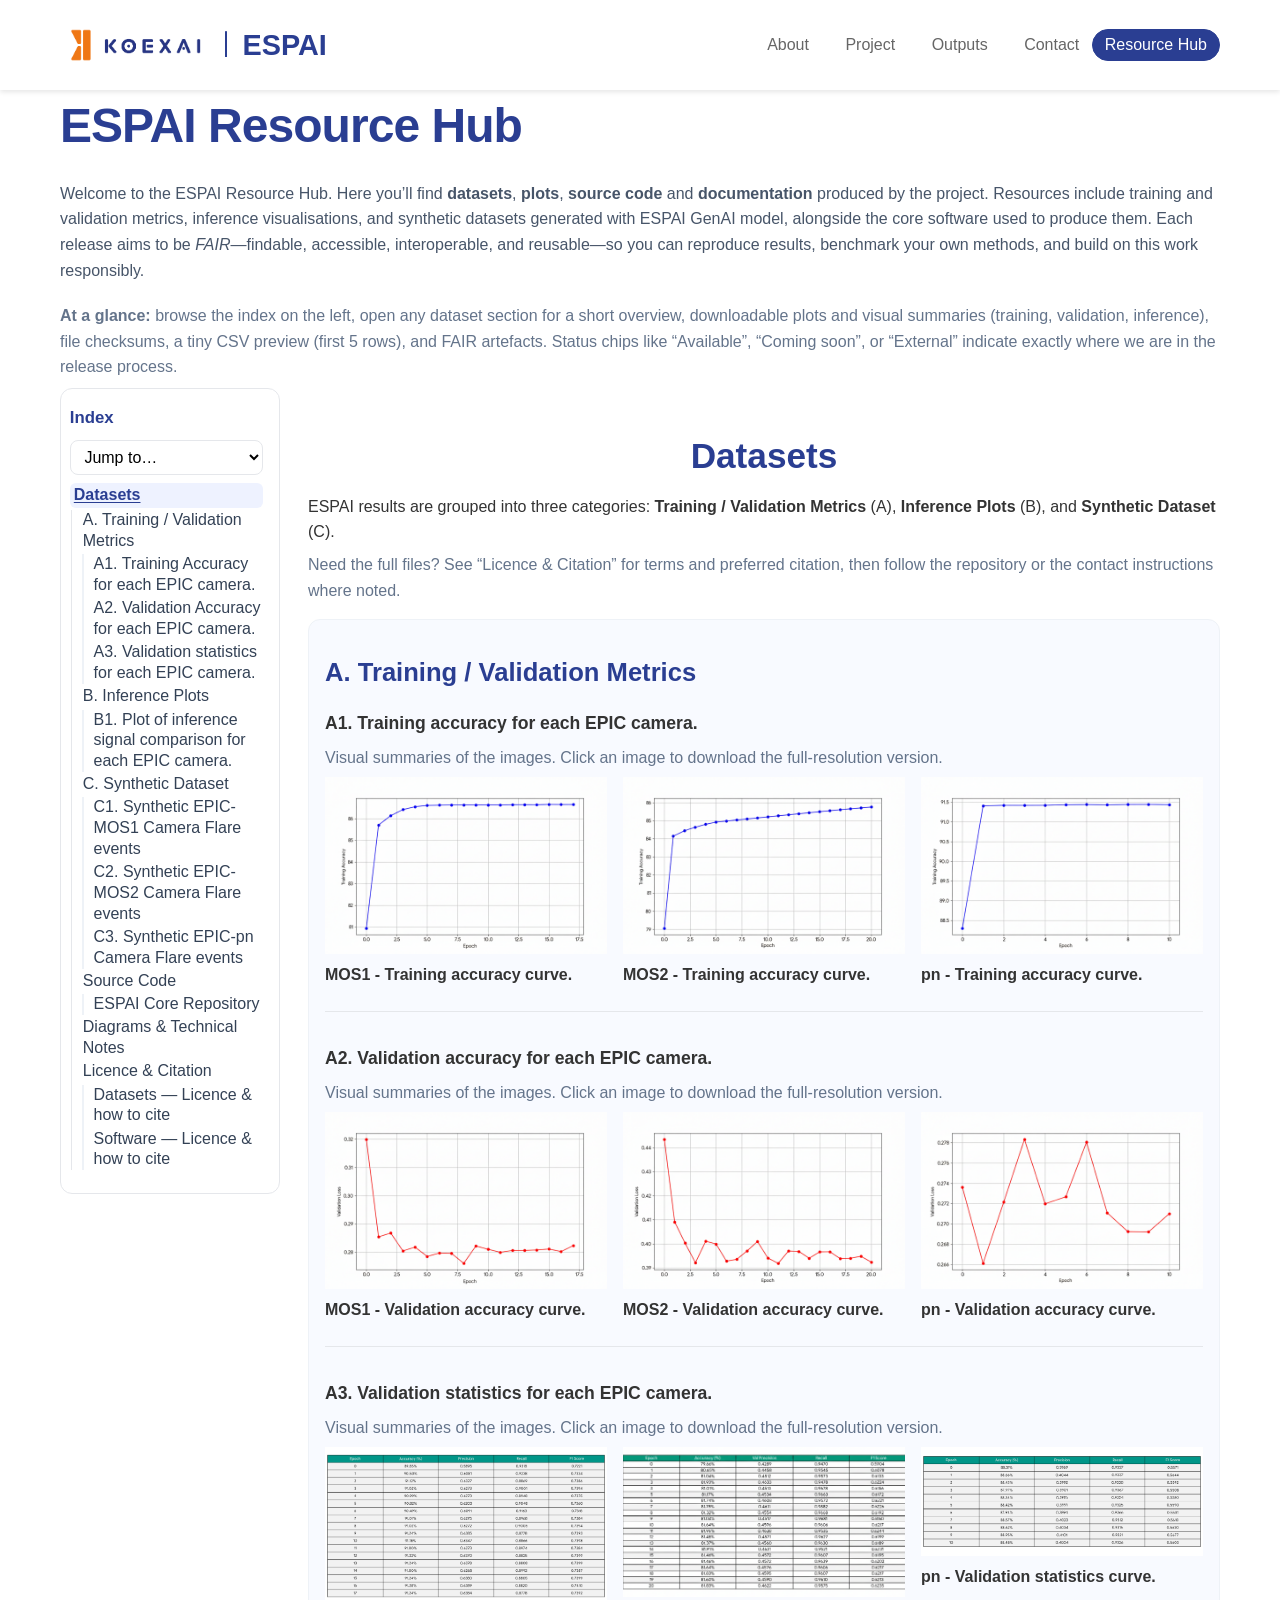
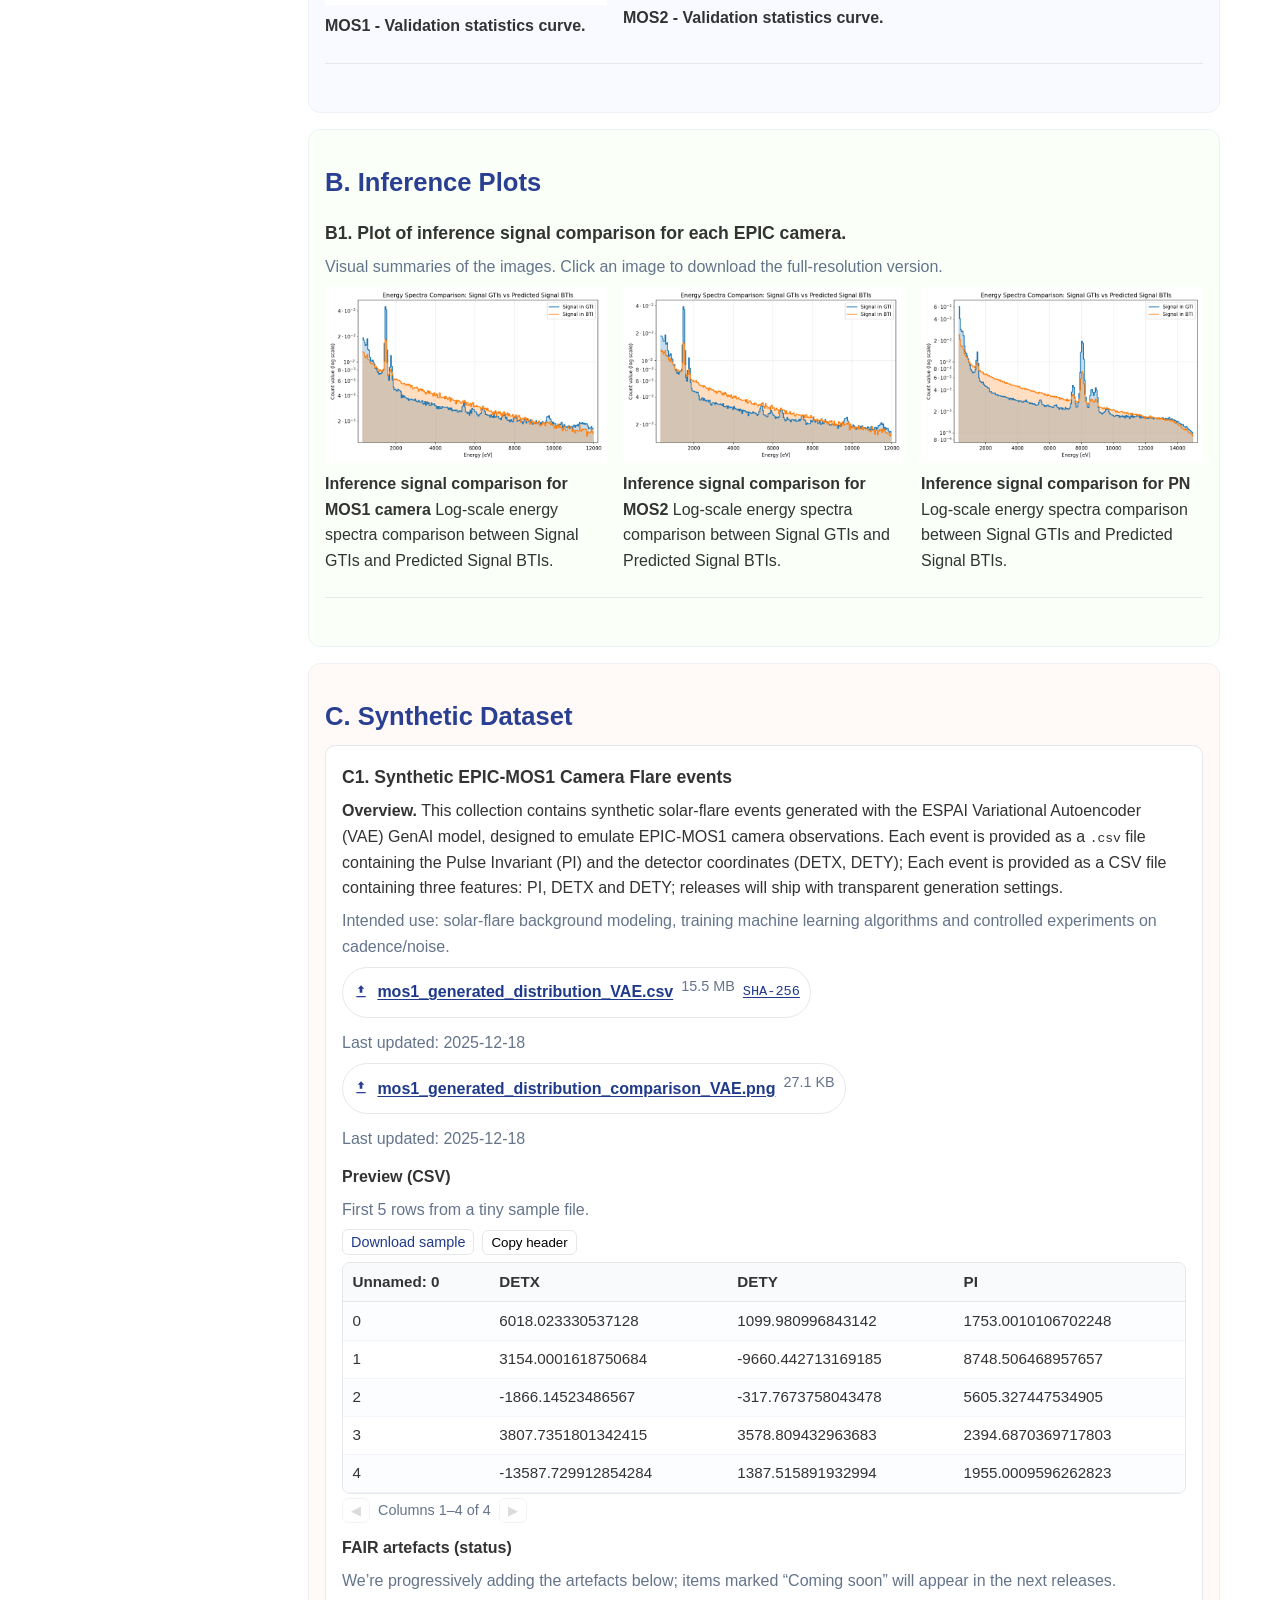
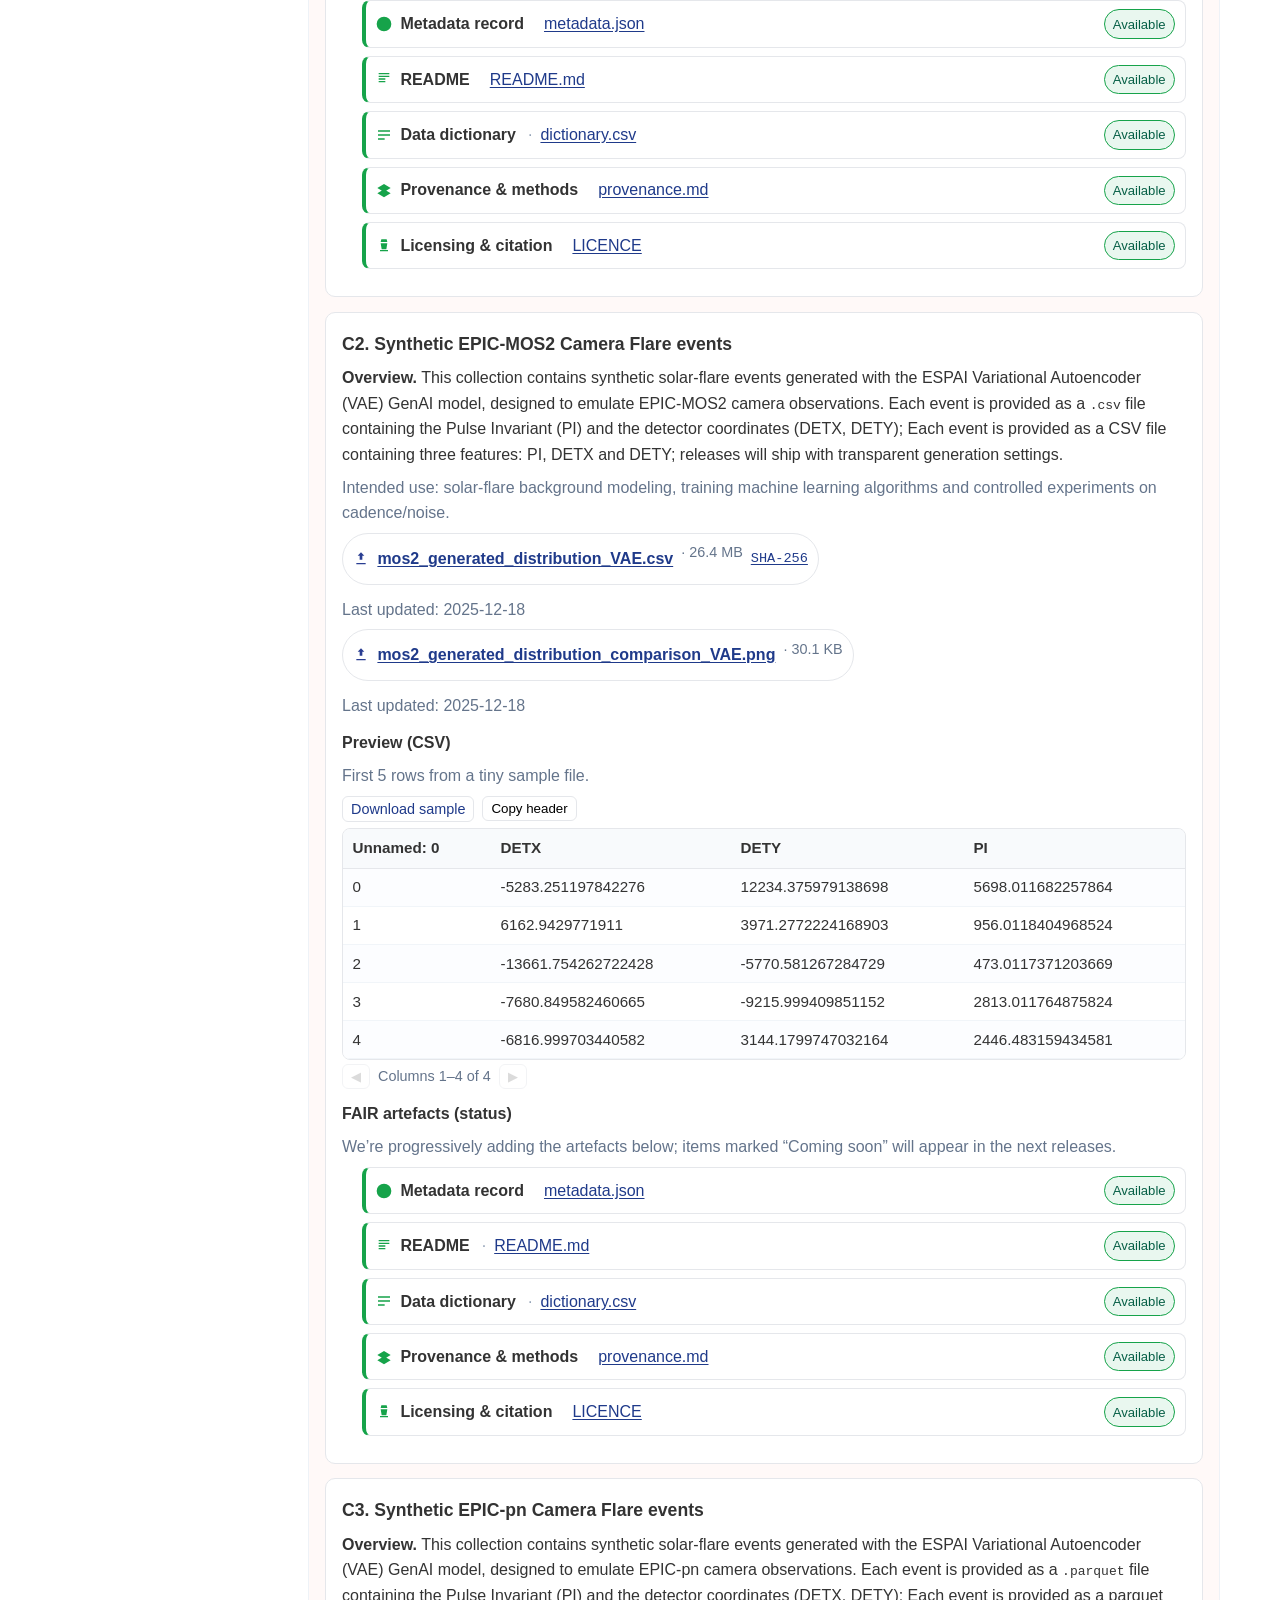
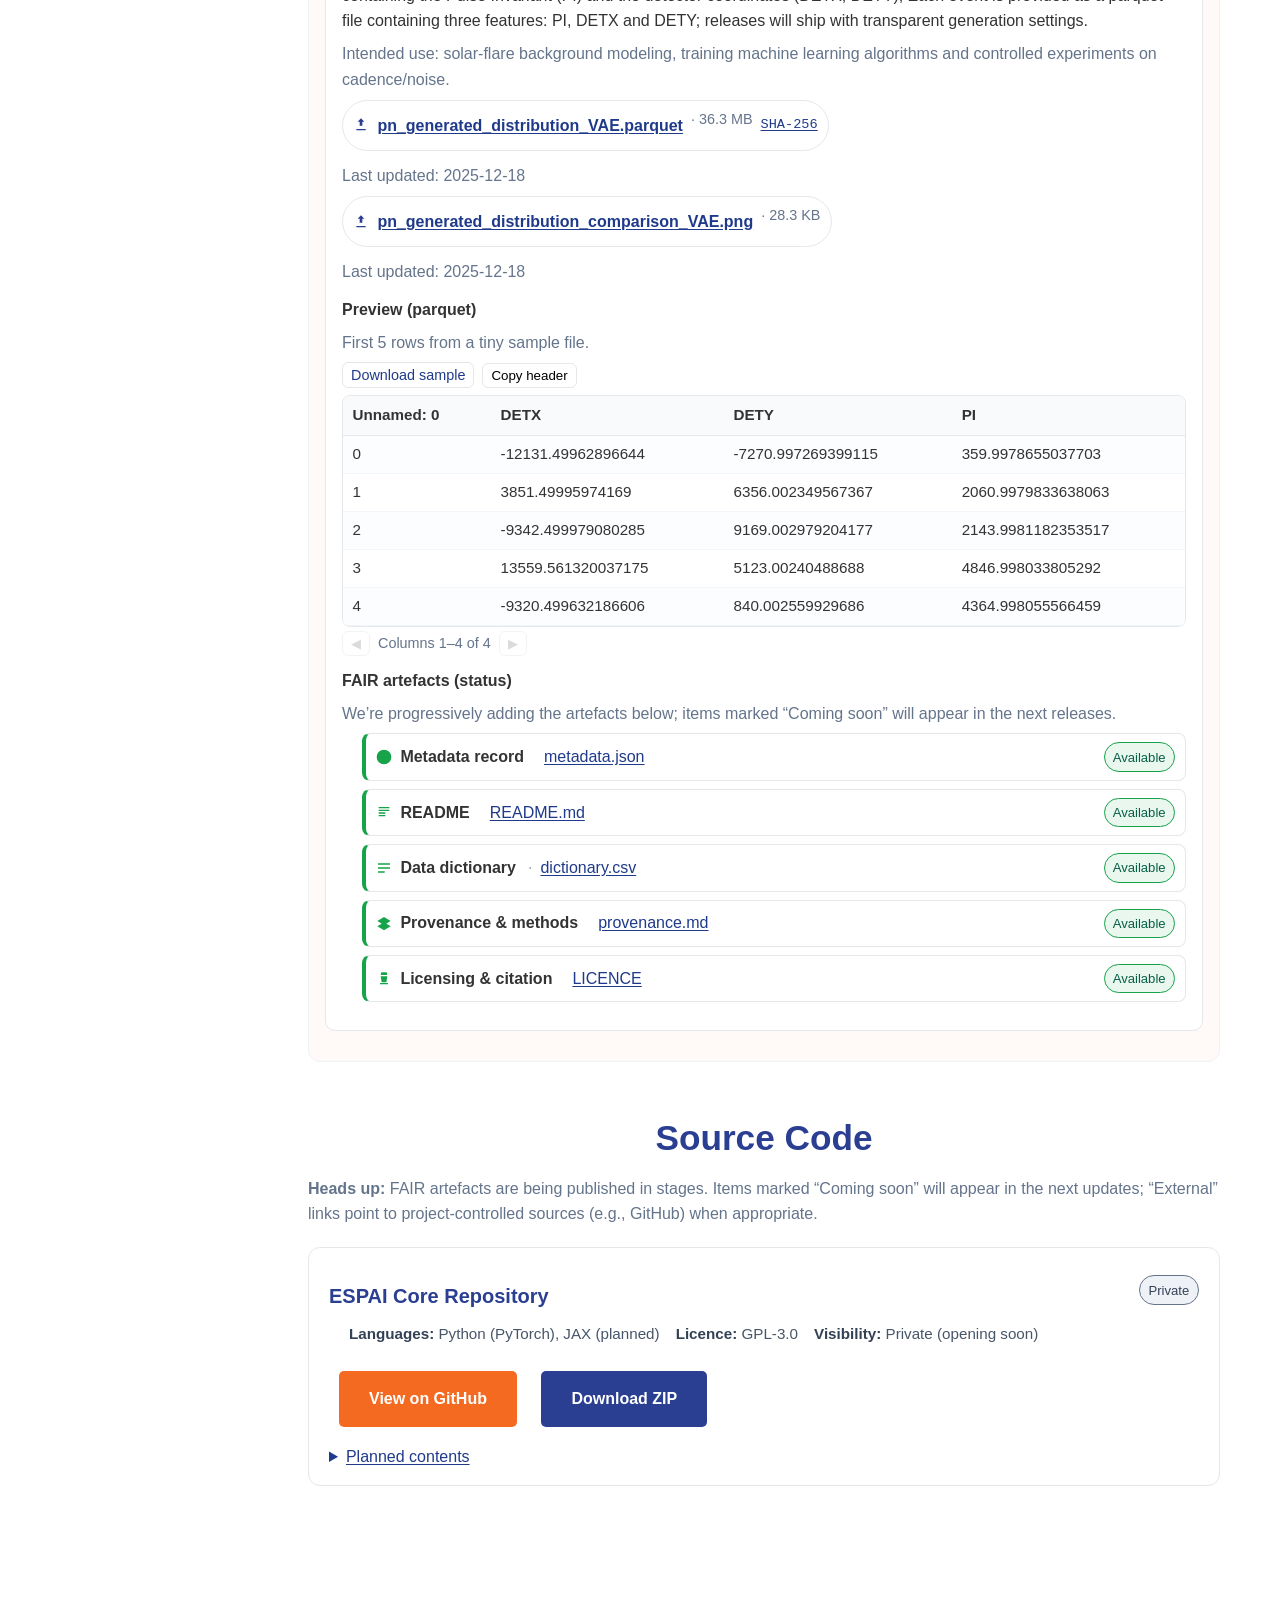
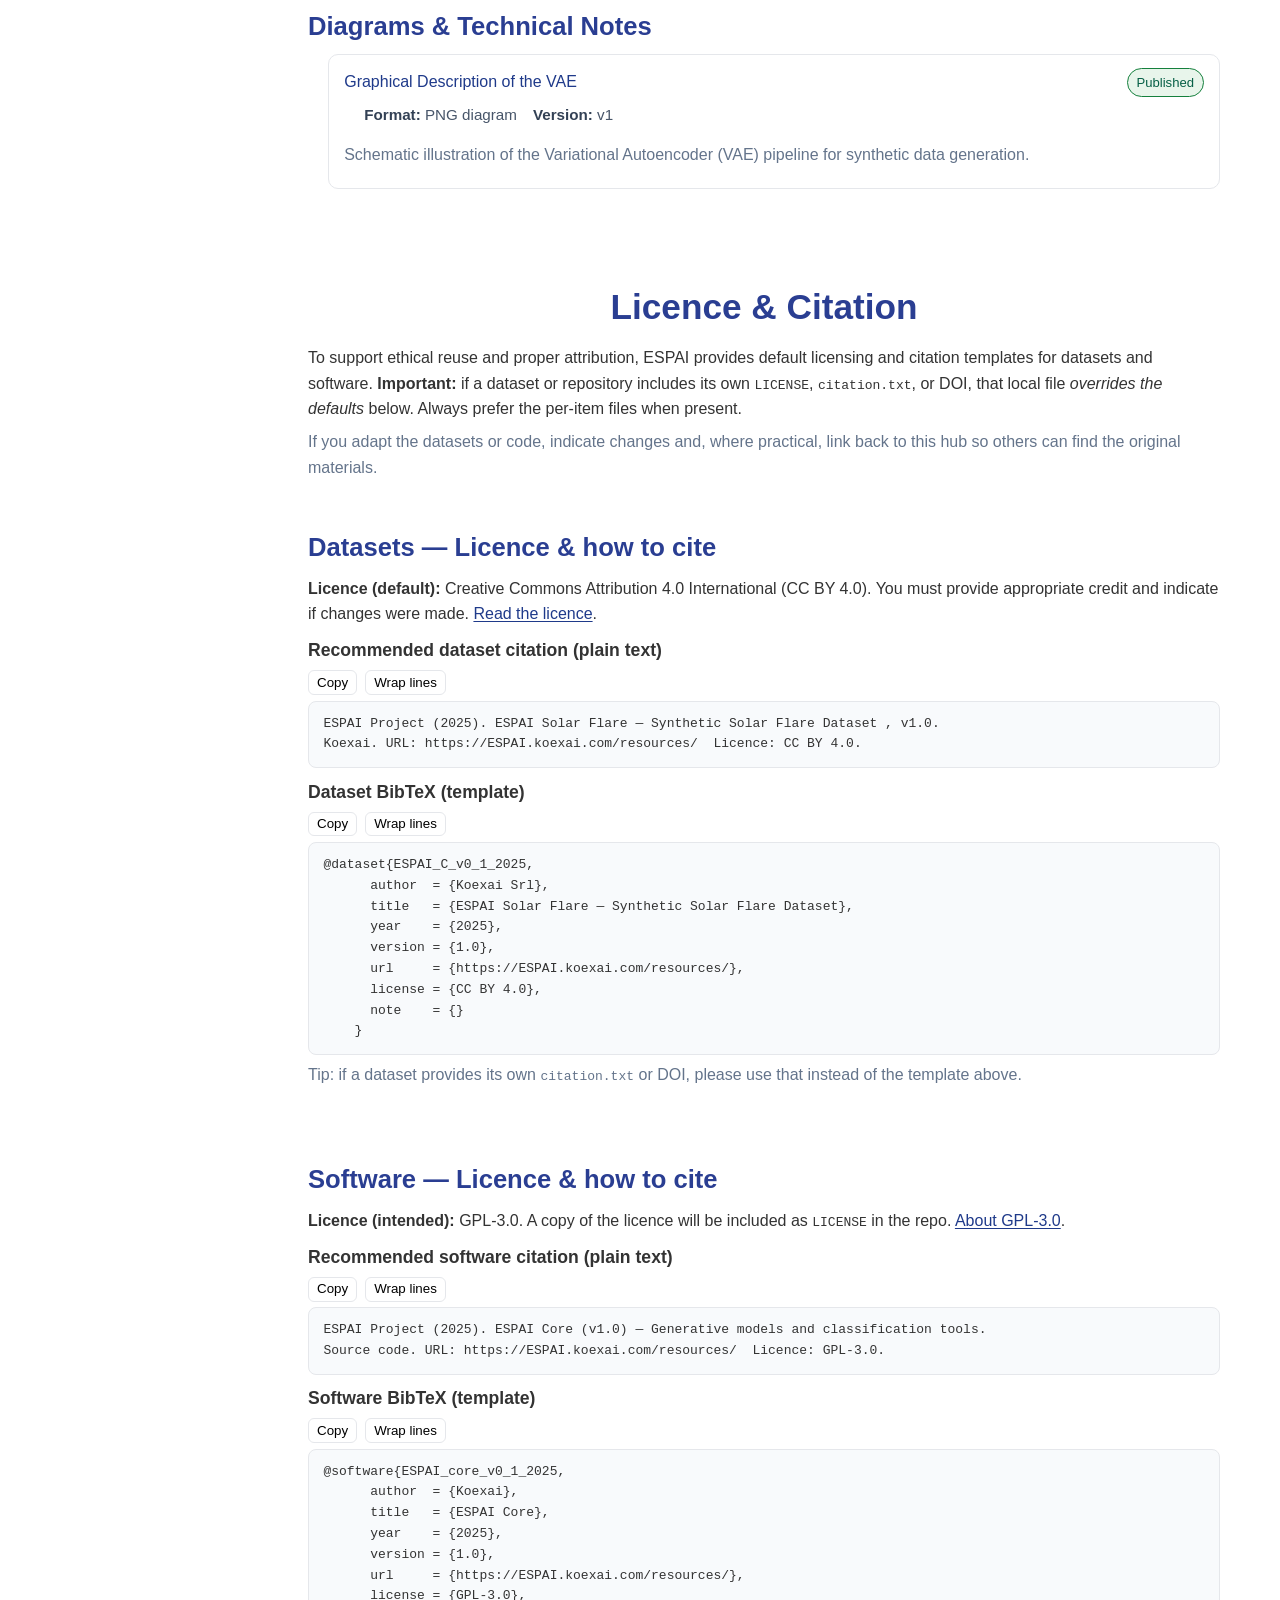
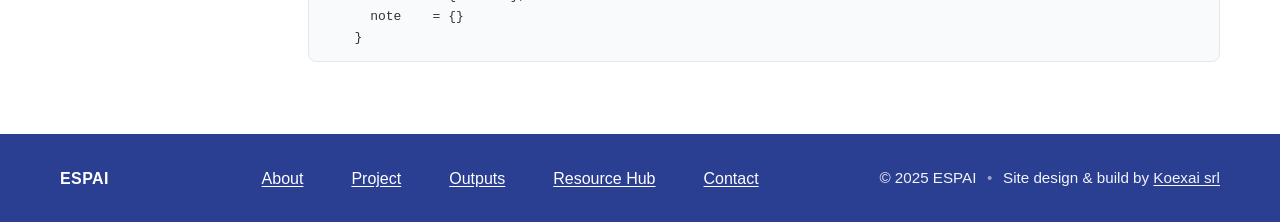
<file: resources/index.html>
<!DOCTYPE html>
<html lang="en">
<head>
  <meta charset="utf-8" />
  <meta name="viewport" content="width=device-width, initial-scale=1" />
  <title>ESPAI Resource Hub</title>

  <meta name="description" content="ESPAI Resource Hub: datasets, source code, publications, and citation/licensing." />
  <link rel="stylesheet" href="../assets/css/main.css">
</head>
<body class="with-fixed-header resources-page">
    <a class="skip-link" href="#datasets">Skip to content</a>
    <header>
      <div class="container">
        <div class="header-content">
          <!--<a class="logo" href="/">ESPAI</a>-->
          <div class="logo" style="display: flex; align-items: center; gap: 0.5em;">
              <img src="../assets/img/logos/koexai logo.png" alt="Koexai Logo" style="height: 2.0em;">
              <img src="../assets/img/logos/verticle_line.png" alt="Verticle LIne" style="height: 1.0em;">
              ESPAI
          </div>
          <nav aria-label="Primary">
            <a href="/#about">About</a>
            <a href="/#project">Project</a>
            <a href="/#outputs">Outputs</a>
            <a href="/#contact">Contact</a>
              <a href="/resources/" class="nav-cta" aria-current="page">Resource Hub</a>
          </nav>
        </div>
      </div>
    </header>


  <main class="container resources-page">
    <h1>ESPAI Resource Hub</h1>
    <p class="lede">
      Welcome to the ESPAI Resource Hub. Here you’ll find <strong>datasets</strong>, <strong>plots</strong>, <strong>source code</strong> and <strong>documentation</strong> 
      produced by the project. Resources include training and validation metrics, inference visualisations, and synthetic datasets generated with ESPAI GenAI model, alongside the core software used to produce them. 
      Each release aims to be <em>FAIR</em>—findable, accessible, interoperable, and reusable—so you can reproduce results, benchmark your own methods, and build on this work responsibly.
    </p>
    <p class="muted">
      <strong>At a glance:</strong> browse the index on the left, open any dataset section for a short overview, downloadable plots and visual summaries (training, validation, inference), file checksums, a tiny CSV preview (first 5 rows), and FAIR artefacts.
      Status chips like “Available”, “Coming soon”, or “External” indicate exactly where we are in the release process.
    </p>


    <!-- Index / Table of Contents -->
    <div class="page-grid">
    <nav id="toc" class="toc-panel" aria-labelledby="toc-heading" aria-label="On this page">

      <h2 id="toc-heading">Index</h2>
      <ul>
        <li><a href="#datasets">Datasets</a>
          <ul>
            <li><a href="#A">A. Training / Validation Metrics</a>
              <ul>
                <li><a href="#A1">A1. Training Accuracy for each EPIC camera.</a></li>
                <li><a href="#A2">A2. Validation Accuracy for each EPIC camera.</a></li>
                <li><a href="#A3">A3. Validation statistics for each EPIC camera.</a></li>
              </ul>
            </li>
            <li><a href="#B">B. Inference Plots</a>
              <ul>
                <li><a href="#B1">B1. Plot of inference signal comparison for each EPIC camera.</a></li>
              </ul>
            </li>
            <li><a href="#C">C. Synthetic Dataset</a>
              <ul>
                <li><a href="#C1">C1. Synthetic EPIC-MOS1 Camera Flare events</a></li>
                <li><a href="#C2">C2. Synthetic EPIC-MOS2 Camera Flare events</a></li>
                <li><a href="#C3">C3. Synthetic EPIC-pn Camera Flare events</a></li>
              </ul>
            <li><a href="#code">Source Code</a>
              <ul>
                <li><a href="#code-core-heading">ESPAI Core Repository</a></li>
              </ul>
            </li>
            <li><a href="#pub-diagrams">Diagrams &amp; Technical Notes</a></li>
            <li><a href="#licence-citation">Licence &amp; Citation</a>
              <ul>
                <li><a href="#licence-datasets">Datasets — Licence &amp; how to cite</a></li>
                <li><a href="#licence-software">Software — Licence &amp; how to cite</a></li>
              </ul>
          </li>
      </ul>
    </nav>

    <div class="page-content">

    <!-- Datasets -->
    <section id="datasets" aria-labelledby="datasets-heading">
      <h2 id="datasets-heading">Datasets</h2>
        <p>
          ESPAI results are grouped into three categories: <strong>Training / Validation Metrics</strong> (A),
          <strong>Inference Plots</strong> (B), and <strong>Synthetic Dataset</strong> (C).
          <!--Each dataset comes with a minimal <em>open sample</em> (CSV, 5 rows) for quick inspection and the full files in compact formats (e.g. <code>.parquet</code>) for research use.
          FAIR artefacts (metadata, README, provenance, dictionary, and citation) are being added incrementally and are clearly marked below.-->
        </p>
        <p class="muted">Need the full files? See “Licence &amp; Citation” for terms and preferred citation, then follow the repository or the contact instructions where noted.</p>


      <!-- Category A -->
      <section id="A" class="category-band band-a" aria-labelledby="A-heading">
        <h3 id="A-heading">A. Training / Validation Metrics</h3>      
        <article id="A1" class="Training Accuracy" aria-labelledby="A1-heading">
          <h4 id="A1-heading">A1. Training accuracy for each EPIC camera.</h4>
              <p class="muted">
                Visual summaries of the images. Click an image to download the full-resolution version.
              </p>

            <div class="image-strip" aria-label="A1 image previews">

                <figure class="image-item">
                  <a href="../resources/datasets/A1/Train_accuracy_plot_mos1.png" download>
                    <img
                      src="../resources/datasets/A1/Train_accuracy_plot_mos1.png"
                      alt="Training accuracy curve over epochs for MOS1"
                      loading="lazy"
                    >
                  </a>
                  <figcaption>
                    <strong>MOS1 - Training accuracy curve.</strong>

                  </figcaption>
                </figure>

                <figure class="image-item">
                  <a href="../resources/datasets/A1/Train_accuracy_plot_mos2.png" download>
                    <img
                      src="../resources/datasets/A1/Train_accuracy_plot_mos2.png"
                      alt="Training accuracy curve over epochs for MOS2"
                      loading="lazy"
                    >
                  </a>
                  <figcaption>
                    <strong>MOS2 - Training accuracy curve.</strong>
                    
                  </figcaption>
                </figure>

                <figure class="image-item">
                  <a href="../resources/datasets/A1/Train_accuracy_pn.png" download>
                    <img
                      src="../resources/datasets/A1/Train_accuracy_plot_pn.png"
                      alt="Training accuracy curve over epochs for pn"
                      loading="lazy"
                    >
                  </a>
                  <figcaption>
                    <strong>pn - Training accuracy curve.</strong>
                    
                  </figcaption>
                </figure>
              </div>
          </article>
              
        <article id="A2" class="Validation accuracy" aria-labelledby="A1-heading">
          <h4 id="A2-heading">A2. Validation accuracy for each EPIC camera.</h4>
              <p class="muted">
                Visual summaries of the images. Click an image to download the full-resolution version.
              </p>
              
            <div class="image-strip" aria-label="A2 image previews">

                <figure class="image-item">
                  <a href="../resources/datasets/A2/Val_loss_plot_mos1.png" download>
                    <img
                      src="../resources/datasets/A2/Val_loss_plot_mos1.png"
                      alt="Validation accuracy curve over epochs for MOS1"
                      loading="lazy"
                    >
                  </a>
                  <figcaption>
                    <strong>MOS1 - Validation accuracy curve.</strong>
                    
                  </figcaption>
                </figure>

                <figure class="image-item">
                  <a href="../resources/datasets/A2/Val_loss_plot_mos2.png" download>
                    <img
                      src="../resources/datasets/A2/Val_loss_plot_mos2.png"
                      alt="Validation accuracy curve over epochs for MOS2"
                      loading="lazy"
                    >
                  </a>
                  <figcaption>
                    <strong> MOS2 - Validation accuracy curve.</strong>
                    
                  </figcaption>
                </figure>

                <figure class="image-item">
                  <a href="../resources/datasets/A2/Val_loss_plot_pn.png" download>
                    <img
                      src="../resources/datasets/A2/Val_loss_plot_pn.png"
                      alt="Validation accuracy curve over epochs for pn"
                      loading="lazy"
                    >
                  </a>
                  <figcaption>
                    <strong>pn - Validation accuracy curve.</strong>
                    
                  </figcaption>
                </figure>
            </div>
          </article>

          <article id="A3" class="Validation accuracy" aria-labelledby="A1-heading">
          <h4 id="A3-heading">A3. Validation statistics for each EPIC camera.</h4>
              <p class="muted">
                Visual summaries of the images. Click an image to download the full-resolution version.
              </p>

            <div class="image-strip" aria-label="A2 image previews">

                <figure class="image-item">
                  <a href="../resources/datasets/A3/Val_stats_mos1.png" download>
                    <img
                      src="../resources/datasets/A3/Val_stats_mos1.png"
                      alt="Validation statistics per epoch graph"
                      loading="lazy"
                    >
                  </a>
                  <figcaption>
                    <strong>MOS1 - Validation statistics curve.</strong>

                  </figcaption>
                </figure>

                <figure class="image-item">
                  <a href="../resources/datasets/A3/Val_stats_mos2.png" download>
                    <img
                      src="../resources/datasets/A3/Val_stats_mos2.png"
                      alt="Validation statistics per epoch graph"
                      loading="lazy"
                    >
                  </a>
                  <figcaption>
                    <strong>MOS2 - Validation statistics curve.</strong>

                  </figcaption>
                </figure>

                <figure class="image-item">
                  <a href="../resources/datasets/A3/Val_stats_pn.png" download>
                    <img
                      src="../resources/datasets/A3/Val_stats_pn.png"
                      alt="Validation statistics per epoch graph"
                      loading="lazy"
                    >
                  </a>
                  <figcaption>
                    <strong>pn - Validation statistics curve.</strong>

                  </figcaption>
                </figure>
              </div>
          </article>
      </section>

      <!-- Category B -->
      <section id="B" class="category-band band-b" aria-labelledby="B-heading">
        <h3 id="B-heading">B. Inference Plots</h3>      
        
        <article id="B1" class="inference plots" aria-labelledby="B2-heading">
          <h4 id="B1-heading">B1. Plot of inference signal comparison for each EPIC camera.</h4>
              <p class="muted">
                Visual summaries of the images. Click an image to download the full-resolution version.
              </p>

            <div class="image-strip" aria-label="B1 image previews">

                <figure class="image-item">
                  <a href="../resources/datasets/B1/Post_Inference_Signal_comparison_mos1_log_scale.png" download>
                    <img
                      src="../resources/datasets/B1/Post_Inference_Signal_comparison_mos1_log_scale.png"
                      alt="Inference signal comparison for MOS1"
                      loading="lazy"
                    >
                  </a>
                  <figcaption>
                    <strong>Inference signal comparison for MOS1 camera</strong>
                    Log-scale energy spectra comparison between Signal GTIs and Predicted Signal BTIs.
                  </figcaption>
                </figure>

                <figure class="image-item">
                  <a href="../resources/datasets/B1/Post_Inference_Signal_comparison_mos2_log_scale.png" download>
                    <img
                      src="../resources/datasets/B1/Post_Inference_Signal_comparison_mos2_log_scale.png"
                      alt="Inference signal comparison for MOS2"
                      loading="lazy"
                    >
                  </a>
                  <figcaption>
                    <strong>Inference signal comparison for MOS2</strong>
                    Log-scale energy spectra comparison between Signal GTIs and Predicted Signal BTIs.
                  </figcaption>
                </figure>

                <figure class="image-item">
                  <a href="../resources/datasets/B1/Post_Inference_Signal_comparison_pn_log_scale.png" download>
                    <img
                      src="../resources/datasets/B1/Post_Inference_Signal_comparison_pn_log_scale.png"
                      alt="Inference signal comparison for PN"
                      loading="lazy"
                    >
                  </a>
                  <figcaption>
                    <strong>Inference signal comparison for PN</strong>
                    Log-scale energy spectra comparison between Signal GTIs and Predicted Signal BTIs.
                  </figcaption>
                </figure>
              </div>
          </article>
      </section>

      <!-- Category C -->
      <section id="C" class="category-band band-c" aria-labelledby="C-heading">
        <h3 id="C-heading">C. Synthetic Dataset</h3>
        
        <!-- C1 SYNTHETIC MOS 1-->
        <article id="C1" class="dataset frame" aria-labelledby="C1-heading">
          <h4 id="C1-heading">C1. Synthetic EPIC-MOS1 Camera Flare events</h4>
            <p><strong>Overview.</strong> This collection contains synthetic solar-flare events generated with the ESPAI Variational Autoencoder (VAE) GenAI model, designed to emulate EPIC-MOS1 camera observations. Each event is provided as a <code>.csv</code> file containing the Pulse Invariant (PI) and the detector coordinates (DETX, DETY); Each event is provided as a CSV file containing three features: PI, DETX and DETY; releases will ship with transparent generation settings.</p>
            <p class="muted">Intended use: solar-flare background modeling, training machine learning algorithms and controlled experiments on cadence/noise.</p>

          <h5 class="visually-hidden">Primary files</h5>
            <div class="file-strip" aria-label="Primary files">
              <div class="file-item">
                <svg viewBox="0 0 24 24" aria-hidden="true"><path d="M5 20h14v-2H5v2zm7-18-5 5h3v6h4V7h3l-5-5z"/></svg>
                <a href="../resources/datasets/C1/mos1_generated_distribution_VAE.csv" download class="name">mos1_generated_distribution_VAE.csv</a>
                <span class="meta"> 15.5&nbsp;MB </span>
                <a class="hash" href="../resources/datasets/C1/checksums.txt">SHA-256</a>
              </div>
            </div>
            <p class="muted">Last updated: <time datetime="2025-12-18">2025-12-18</time></p>

            <h5 class="visually-hidden">Primary files</h5>
            <div class="file-strip" aria-label="Primary files">
              <div class="file-item">
                <svg viewBox="0 0 24 24" aria-hidden="true"><path d="M5 20h14v-2H5v2zm7-18-5 5h3v6h4V7h3l-5-5z"/></svg>
                <a href="../resources/datasets/C1/mos1_generated_distribution_comparison_VAE.png" download class="name">mos1_generated_distribution_comparison_VAE.png</a>
                <span class="meta"> 27.1&nbsp;KB </span>
              </div>
            </div>
            <p class="muted">Last updated: <time datetime="2025-12-18">2025-12-18</time></p>


          <h5>Preview (CSV)</h5>
          <p class="muted">First 5 rows from a tiny sample file.</p>
          <div class="table-scroll" data-sample-url="../resources/datasets/samples/C1_sample.csv" data-max-cols="10" role="region" aria-label="C1_sample" tabindex="0">
            <em>Loading preview…</em>
          </div>

          <h5>FAIR artefacts (status)</h5>
            <p class="fair-note">We’re progressively adding the artefacts below; items marked “Coming soon” will appear in the next releases.</p>

            <ul class="fair-checklist">
              <li class="fair-item" data-status="available">
                <span class="icon" aria-hidden="true"><svg viewBox="0 0 24 24"><path d="M12 1a11 11 0 1 0 11 11A11.013 11.013 0 0 0 12 1Zm1 11V6h-2v8h7v-2Z"/></svg></span>
                <span class="name">Metadata record</span> <span class="sep"></span>
                <a href="../resources/datasets/C1/metadata.json">metadata.json</a>
                <span class="state"></span>
              </li>

              <li class="fair-item" data-status="available">
                <span class="icon" aria-hidden="true"><svg viewBox="0 0 24 24"><path d="M4 3h16v2H4zm0 4h16v2H4zm0 4h10v2H4zm0 4h10v2H4z"/></svg></span>
                <span class="name">README</span> <span class="sep"></span>
                <a href="../resources/datasets/C1/README.md">README.md</a>
                <span class="state"></span>
              </li>

              <li class="fair-item" data-status="available">
                <span class="icon" aria-hidden="true"><svg viewBox="0 0 24 24"><path d="M3 5h18v2H3zm0 6h18v2H3zm0 6h10v2H3z"/></svg></span>
                <span class="name">Data dictionary</span> <span class="sep">·</span>
                <a href="../resources/datasets/C1/dictionary.csv">dictionary.csv</a>
                <span class="state"></span>
              </li>

              <li class="fair-item" data-status="available">
                <span class="icon" aria-hidden="true"><svg viewBox="0 0 24 24"><path d="M12 3 2 9l10 6 10-6-10-6Zm0 8L2 17l10 6 10-6-10-6Z"/></svg></span>
                <span class="name">Provenance &amp; methods</span> <span class="sep"></span>
                <a href="../resources/datasets/C1/provenance.md">provenance.md</a>
                <span class="state"></span>
              </li>

              <li class="fair-item" data-status="available">
                <span class="icon" aria-hidden="true"><svg viewBox="0 0 24 24"><path d="M6 20h12v-2H6v2ZM8 2h8l1 4H7l1-4Zm-1 6h10l-1.5 9h-7L7 8Z"/></svg></span>
                <span class="name">Licensing &amp; citation</span> <span class="sep"></span>
                <a href="/resources/datasets/C1/LICENSE.md">LICENCE</a> <!--<a href="/resources/datasets/C1/citation.txt">citation.txt</a>-->
                <span class="state"></span>
              </li>
              <!--
              <li class="fair-item" data-status="soon">
                <span class="icon" aria-hidden="true"><svg viewBox="0 0 24 24"><path d="M4 4h16v2H4zm0 6h16v2H4zm0 6h10v2H4z"/></svg></span>
                <span class="name">Supplementary materials</span> <span class="sep">·</span>
                <a href="/resources/datasets/C1/supplements/">notebooks, diagrams, scripts</a>
                <span class="state"></span>
              </li> -->
            </ul>
          </article>
      
      <!-- C2 SYNTHETIC MOS 2-->
        <article id="C2" class="dataset frame" aria-labelledby="C2-heading">
          <h4 id="C2-heading">C2. Synthetic EPIC-MOS2 Camera Flare events</h4>
            <p><strong>Overview.</strong> This collection contains synthetic solar-flare events generated with the ESPAI Variational Autoencoder (VAE) GenAI model, designed to emulate EPIC-MOS2 camera observations. Each event is provided as a <code>.csv</code> file containing the Pulse Invariant (PI) and the detector coordinates (DETX, DETY); Each event is provided as a CSV file containing three features: PI, DETX and DETY; releases will ship with transparent generation settings.</p>
            <p class="muted">Intended use: solar-flare background modeling, training machine learning algorithms and controlled experiments on cadence/noise.</p>

          <h5 class="visually-hidden">Primary files</h5>
            <div class="file-strip" aria-label="Primary files">
              <div class="file-item">
                <svg viewBox="0 0 24 24" aria-hidden="true"><path d="M5 20h14v-2H5v2zm7-18-5 5h3v6h4V7h3l-5-5z"/></svg>
                <a href="../resources/datasets/C2/mos2_generated_distribution_VAE.csv" download class="name">mos2_generated_distribution_VAE.csv</a>
                <span class="meta">· 26.4&nbsp;MB </span>
                <a class="hash" href="../resources/datasets/C2/checksums.txt">SHA-256</a>
              </div>
            </div>
            <p class="muted">Last updated: <time datetime="2025-12-18">2025-12-18</time></p>

            <h5 class="visually-hidden">Primary files</h5>
            <div class="file-strip" aria-label="Primary files">
              <div class="file-item">
                <svg viewBox="0 0 24 24" aria-hidden="true"><path d="M5 20h14v-2H5v2zm7-18-5 5h3v6h4V7h3l-5-5z"/></svg>
                <a href="../resources/datasets/C2/mos2_generated_distribution_comparison_VAE.png" download class="name">mos2_generated_distribution_comparison_VAE.png</a>
                <span class="meta">· 30.1&nbsp;KB </span>
              </div>
            </div>
            <p class="muted">Last updated: <time datetime="2025-12-18">2025-12-18</time></p>

          <h5>Preview (CSV)</h5>
          <p class="muted">First 5 rows from a tiny sample file.</p>
          <div class="table-scroll" data-sample-url="../resources/datasets/samples/C2_sample.csv" data-max-cols="10" role="region" aria-label="C2_sample" tabindex="0">
            <em>Loading preview…</em>
          </div>

          <h5>FAIR artefacts (status)</h5>
            <p class="fair-note">We’re progressively adding the artefacts below; items marked “Coming soon” will appear in the next releases.</p>

            <ul class="fair-checklist">
              <li class="fair-item" data-status="available">
                <span class="icon" aria-hidden="true"><svg viewBox="0 0 24 24"><path d="M12 1a11 11 0 1 0 11 11A11.013 11.013 0 0 0 12 1Zm1 11V6h-2v8h7v-2Z"/></svg></span>
                <span class="name">Metadata record</span> <span class="sep"></span>
                <a href="../resources/datasets/C2/metadata.json">metadata.json</a>
                <span class="state"></span>
              </li>

              <li class="fair-item" data-status="available">
                <span class="icon" aria-hidden="true"><svg viewBox="0 0 24 24"><path d="M4 3h16v2H4zm0 4h16v2H4zm0 4h10v2H4zm0 4h10v2H4z"/></svg></span>
                <span class="name">README</span> <span class="sep">·</span>
                <a href="../resources/datasets/C2/README.md">README.md</a>
                <span class="state"></span>
              </li>

              <li class="fair-item" data-status="available">
                <span class="icon" aria-hidden="true"><svg viewBox="0 0 24 24"><path d="M3 5h18v2H3zm0 6h18v2H3zm0 6h10v2H3z"/></svg></span>
                <span class="name">Data dictionary</span> <span class="sep">·</span>
                <a href="../resources/datasets/C2/dictionary.csv">dictionary.csv</a>
                <span class="state"></span>
              </li>

              <li class="fair-item" data-status="available">
                <span class="icon" aria-hidden="true"><svg viewBox="0 0 24 24"><path d="M12 3 2 9l10 6 10-6-10-6Zm0 8L2 17l10 6 10-6-10-6Z"/></svg></span>
                <span class="name">Provenance &amp; methods</span> <span class="sep"></span>
                <a href="../resources/datasets/C2/provenance.md">provenance.md</a>
                <span class="state"></span>
              </li>

              <li class="fair-item" data-status="available">
                <span class="icon" aria-hidden="true"><svg viewBox="0 0 24 24"><path d="M6 20h12v-2H6v2ZM8 2h8l1 4H7l1-4Zm-1 6h10l-1.5 9h-7L7 8Z"/></svg></span>
                <span class="name">Licensing &amp; citation</span> <span class="sep"></span>
                <a href="/resources/datasets/C2/LICENSE.md">LICENCE</a> <!--<a href="/resources/datasets/C2/citation.txt">citation.txt</a>-->
                <span class="state"></span>
              </li>
              <!--
              <li class="fair-item" data-status="soon">
                <span class="icon" aria-hidden="true"><svg viewBox="0 0 24 24"><path d="M4 4h16v2H4zm0 6h16v2H4zm0 6h10v2H4z"/></svg></span>
                <span class="name">Supplementary materials</span> <span class="sep">·</span>
                <a href="/resources/datasets/C2/supplements/">notebooks, diagrams, scripts</a>
                <span class="state"></span>
              </li> -->
            </ul>   
        </article>
        <!-- C3 SYNTHETIC pn -->
        <article id="C3" class="dataset frame" aria-labelledby="C3-heading">
          <h4 id="C3-heading">C3. Synthetic EPIC-pn Camera Flare events</h4>
            <p><strong>Overview.</strong> This collection contains synthetic solar-flare events generated with the ESPAI Variational Autoencoder (VAE) GenAI model, designed to emulate EPIC-pn camera observations. Each event is provided as a <code>.parquet</code> file containing the Pulse Invariant (PI) and the detector coordinates (DETX, DETY); Each event is provided as a parquet file containing three features: PI, DETX and DETY; releases will ship with transparent generation settings.</p>
            <p class="muted">Intended use: solar-flare background modeling, training machine learning algorithms and controlled experiments on cadence/noise.</p>

          <h5 class="visually-hidden">Primary files</h5>
            <div class="file-strip" aria-label="Primary files">
              <div class="file-item">
                <svg viewBox="0 0 24 24" aria-hidden="true"><path d="M5 20h14v-2H5v2zm7-18-5 5h3v6h4V7h3l-5-5z"/></svg>
                <a href="../resources/datasets/C3/pn_generated_distribution_VAE.parquet" download class="name">pn_generated_distribution_VAE.parquet</a>
                <span class="meta">· 36.3&nbsp;MB </span>
                <a class="hash" href="../resources/datasets/C3/checksums.txt">SHA-256</a>
              </div>
            </div>
            <p class="muted">Last updated: <time datetime="2025-12-18">2025-12-18</time></p>

            <h5 class="visually-hidden">Primary files</h5>
            <div class="file-strip" aria-label="Primary files">
              <div class="file-item">
                <svg viewBox="0 0 24 24" aria-hidden="true"><path d="M5 20h14v-2H5v2zm7-18-5 5h3v6h4V7h3l-5-5z"/></svg>
                <a href="../resources/datasets/C3/pn_generated_distribution_comparison_VAE.png" download class="name">pn_generated_distribution_comparison_VAE.png</a>
                <span class="meta">· 28.3&nbsp;KB </span>
              </div>
            </div>
            <p class="muted">Last updated: <time datetime="2025-12-18">2025-12-18</time></p>

          <h5>Preview (parquet)</h5>
          <p class="muted">First 5 rows from a tiny sample file.</p>
          <div class="table-scroll" data-sample-url="../resources/datasets/samples/C3_sample.csv" data-max-cols="10" role="region" aria-label="C3_sample" tabindex="0">
            <em>Loading preview…</em>
          </div>

          <h5>FAIR artefacts (status)</h5>
            <p class="fair-note">We’re progressively adding the artefacts below; items marked “Coming soon” will appear in the next releases.</p>

            <ul class="fair-checklist">
              <li class="fair-item" data-status="available">
                <span class="icon" aria-hidden="true"><svg viewBox="0 0 24 24"><path d="M12 1a11 11 0 1 0 11 11A11.013 11.013 0 0 0 12 1Zm1 11V6h-2v8h7v-2Z"/></svg></span>
                <span class="name">Metadata record</span> <span class="sep"></span>
                <a href="../resources/datasets/C3/metadata.json">metadata.json</a>
                <span class="state"></span>
              </li>

              <li class="fair-item" data-status="available">
                <span class="icon" aria-hidden="true"><svg viewBox="0 0 24 24"><path d="M4 3h16v2H4zm0 4h16v2H4zm0 4h10v2H4zm0 4h10v2H4z"/></svg></span>
                <span class="name">README</span> <span class="sep"></span>
                <a href="../resources/datasets/C3/README.md">README.md</a>
                <span class="state"></span>
              </li>

              <li class="fair-item" data-status="available">
                <span class="icon" aria-hidden="true"><svg viewBox="0 0 24 24"><path d="M3 5h18v2H3zm0 6h18v2H3zm0 6h10v2H3z"/></svg></span>
                <span class="name">Data dictionary</span> <span class="sep">·</span>
                <a href="../resources/datasets/C3/dictionary.csv">dictionary.csv</a>
                <span class="state"></span>
              </li>

              <li class="fair-item" data-status="available">
                <span class="icon" aria-hidden="true"><svg viewBox="0 0 24 24"><path d="M12 3 2 9l10 6 10-6-10-6Zm0 8L2 17l10 6 10-6-10-6Z"/></svg></span>
                <span class="name">Provenance &amp; methods</span> <span class="sep"></span>
                <a href="../resources/datasets/C3/provenance.md">provenance.md</a>
                <span class="state"></span>
              </li>

              <li class="fair-item" data-status="available">
                <span class="icon" aria-hidden="true"><svg viewBox="0 0 24 24"><path d="M6 20h12v-2H6v2ZM8 2h8l1 4H7l1-4Zm-1 6h10l-1.5 9h-7L7 8Z"/></svg></span>
                <span class="name">Licensing &amp; citation</span> <span class="sep"></span>
                <a href="/resources/datasets/C3/LICENSE.md">LICENCE</a> <!--<a href="/resources/datasets/C3/citation.txt">citation.txt</a>-->
                <span class="state"></span>
              </li>
              <!--
              <li class="fair-item" data-status="soon">
                <span class="icon" aria-hidden="true"><svg viewBox="0 0 24 24"><path d="M4 4h16v2H4zm0 6h16v2H4zm0 6h10v2H4z"/></svg></span>
                <span class="name">Supplementary materials</span> <span class="sep">·</span>
                <a href="/resources/datasets/C3/supplements/">notebooks, diagrams, scripts</a>
                <span class="state"></span>
              </li>-->
            </ul>
        </article>

      </section>




      <!-- Source Code -->
    <section id="code" aria-labelledby="code-heading">
      <h2 id="code-heading">Source Code</h2>
        <p class="fair-note">
          <strong>Heads up:</strong> FAIR artefacts are being published in stages. Items marked “Coming soon” will appear in the next updates;
          “External” links point to project-controlled sources (e.g., GitHub<!--or  a data catalogue-->) when appropriate.
        </p>

      <article class="repo" data-status="private" aria-labelledby="code-core-heading">
      <!-- Allowed values for data-status: private, public, wip, frozen, archived -->
        <div class="repo-head">
          <h3 id="code-core-heading" class="repo-title">ESPAI Core Repository</h3>
          <span class="repo-state" aria-live="polite"></span>
        </div>

        <ul class="repo-meta">
          <li><span class="label">Languages:</span> Python (PyTorch), JAX (planned)</li>
          <li><span class="label">Licence:</span> GPL-3.0</li>
          <li><span class="label">Visibility:</span> Private (opening soon)</li>
        </ul>

        <p class="repo-actions">
          <!-- No links, just placeholder -->
          <!--
          <a class="btn" href="#" aria-disabled="true">View on GitHub (coming soon)</a>
          <a class="btn btn-secondary" href="#" aria-disabled="true">Download ZIP</a>
          -->
          <!-- with links, just placeholder -->
            <a class="btn" href="https://github.com/koexai/ESPAI.git" target="_blank" rel="noopener">View on GitHub</a>
            <a class="btn btn-secondary" href="https://github.com/koexai/ESPAI/archive/refs/heads/main.zip">Download ZIP</a>
        </p>

        <!-- Once the repo is public you can: (1) remove this section (2) convert it to a Contents summary, with links to real folders/files in Github-->
        <details class="repo-more">
          <summary>Planned contents</summary>
          <ul>
            <li>Automated data retrieval and SAS processing pipelines</li>
            <li>Data loaders, preprocessing, and feature engineering utilities</li>
            <li>Training and evaluation scripts for solar-flare classification models</li>
            <li>Generative models (KDE / VAE / Autoencoders) for synthetic data generation</li>
            <li>Statistical validation tools and reproducible configurations</li>
          </ul>
        </details>
      </article>
    </section>

      <!-- Diagrams & Technical Notes -->
      <section id="pub-diagrams" aria-labelledby="pub-diagrams-heading" class="pub-group" data-group="diagrams">
        <h3 id="pub-diagrams-heading">Diagrams &amp; Technical Notes</h3>
        <ul class="pub-list">
          <li class="pub-item" data-kind="diagrams" data-status="published">
            <div class="pub-head">
              <span class="pub-title"><a href="/resources/diagrams/VAE_graphical_description.png">Graphical Description of the VAE</a></span>
              <span class="pub-state" aria-label="Status: published"></span>
            </div>
            <ul class="pub-meta">
              <li><span class="label">Format:</span> PNG diagram</li>
              <li><span class="label">Version:</span> v1</li>
            </ul>
            <p class="muted">Schematic illustration of the Variational Autoencoder (VAE) pipeline for synthetic data generation.</p>
          </li>
      </section>

    <!-- Licence & Citation -->
    <section id="licence-citation" aria-labelledby="licence-heading">
      <h2 id="licence-heading">Licence &amp; Citation</h2>
        <p>
          To support ethical reuse and proper attribution, ESPAI provides default licensing and citation templates for datasets and software.
          <strong>Important:</strong> if a dataset or repository includes its own <code>LICENSE</code>, <code>citation.txt</code>, or DOI,
          that local file <em>overrides the defaults</em> below. Always prefer the per-item files when present.
        </p>
        <p class="muted">
          If you adapt the datasets or code, indicate changes and, where practical, link back to this hub so others can find the original materials.
        </p>



      <!-- Datasets -->
      <section id="licence-datasets" aria-labelledby="licence-datasets-heading">
        <h3 id="licence-datasets-heading">Datasets — Licence &amp; how to cite</h3>
        <p><strong>Licence (default):</strong> Creative Commons Attribution 4.0 International (CC BY 4.0).
          You must provide appropriate credit and indicate if changes were made.
          <a href="https://creativecommons.org/licenses/by/4.0/" target="_blank" rel="noopener">Read the licence</a>.
        </p>

        <h4>Recommended dataset citation (plain text)</h4>
        <pre class="cite">ESPAI Project (2025). ESPAI Solar Flare — Synthetic Solar Flare Dataset , v1.0.
Koexai. URL: https://ESPAI.koexai.com/resources/  Licence: CC BY 4.0.</pre>

        <h4>Dataset BibTeX (template)</h4>
        <pre class="cite">@dataset{ESPAI_C_v0_1_2025,
      author  = {Koexai Srl},
      title   = {ESPAI Solar Flare — Synthetic Solar Flare Dataset},
      year    = {2025},
      version = {1.0},
      url     = {https://ESPAI.koexai.com/resources/},
      license = {CC BY 4.0},
      note    = {}
    }</pre>
        <p class="muted">Tip: if a dataset provides its own <code>citation.txt</code> or DOI, please use that instead of the template above.</p>
      </section>

      <!-- Software -->
      <section id="licence-software" aria-labelledby="licence-software-heading">
        <h3 id="licence-software-heading">Software — Licence &amp; how to cite</h3>
        <p><strong>Licence (intended):</strong> GPL-3.0.
          A copy of the licence will be included as <code>LICENSE</code> in the repo.
          <a href="https://choosealicense.com/licenses/gpl-3.0/" target="_blank" rel="noopener">About GPL-3.0</a>.
        </p>

        <h4>Recommended software citation (plain text)</h4>
        <pre class="cite">ESPAI Project (2025). ESPAI Core (v1.0) — Generative models and classification tools.
Source code. URL: https://ESPAI.koexai.com/resources/  Licence: GPL-3.0.</pre>

        <h4>Software BibTeX (template)</h4>
        <pre class="cite">@software{ESPAI_core_v0_1_2025,
      author  = {Koexai},
      title   = {ESPAI Core},
      year    = {2025},
      version = {1.0},
      url     = {https://ESPAI.koexai.com/resources/},
      license = {GPL-3.0},
      note    = {}
    }</pre>
      </section>
    </section>


    </div> <!-- /.page-content -->
    </div> <!-- /.page-grid -->

  </main>

  <div data-include="/partials/footer.html"></div>

  <script src="/assets/js/main.js" defer></script>

  <noscript>Your browser does not support JavaScript or it is disabled. Some features may not work properly.</noscript>
</body>
</html>
</file>
<file: assets/css/main.css>
/* === Base reset & layout === */
* { margin: 0; padding: 0; box-sizing: border-box; }
body { font-family: 'Segoe UI', Tahoma, Geneva, Verdana, sans-serif; line-height: 1.6; color: #333; background: #fff; }
.container { max-width: 1200px; margin: 0 auto; padding: 0 20px; }

/* === Header === */
body > header {
  background: #fff;
  padding: 1rem 0;
  box-shadow: 0 2px 5px rgba(0,0,0,0.1);
  position: fixed;
  width: 100%;
  top: 0;
  z-index: 1000;
}
.header-content { display: flex; justify-content: space-between; align-items: center; }
.logo { font-size: 1.8rem; font-weight: bold; color: #2A3E92; }

/* Primary nav */
nav a { text-decoration: none; color: #666; margin-left: 2rem; font-weight: 500; transition: color 0.3s; }
nav a:hover { color: #F46A20; }

/* CTA pill for the Resource Hub link (global) */
header nav .nav-cta {
  display: inline-block;
  padding: .45rem .75rem;
  border: 1px solid #2A3E92;
  border-radius: 9999px;
  text-decoration: none;
  color: #2A3E92;
  line-height: 1;
  margin-left: .5rem;
}
header nav .nav-cta:hover { background: #2A3E92; color: #fff; }
@media (max-width: 768px) { header nav .nav-cta { padding: .4rem .65rem; } }

/* === Main layout === */
section { padding: 4rem 0; }  /* content spacing; anchor offset handled below */

/* === Hero === */
.hero { background: linear-gradient(135deg, #f8f9ff 0%, #fff 100%); text-align: center; padding: 6rem 0; }
.hero h1 { font-size: 3.5rem; color: #2A3E92; margin-bottom: 1rem; }
.hero .subtitle { font-size: 1.5rem; color: #666; margin-bottom: 1rem; }
.hero .tagline { font-size: 1.2rem; color: #777; margin-bottom: 3rem; max-width: 800px; margin-left: auto; margin-right: auto; }
.funding-notice { background: #f1f5f9; padding: 2rem; border-radius: 10px; margin: 2rem auto; max-width: 900px; font-style: italic; color: #64748b; border-left: 4px solid #F46A20; }

/* === Buttons === */
.btn { display: inline-block; background: #F46A20; color: #fff; padding: 15px 30px; text-decoration: none; border-radius: 5px; font-weight: bold; transition: background .3s; margin: 10px; }
.btn:hover { background: #e55a1a; }
.btn-secondary { background: #2A3E92; }
.btn-secondary:hover { background: #1e2d6f; }

/* === Headings (site-wide defaults) === */
h2 { font-size: 2.5rem; color: #2A3E92; text-align: center; margin-bottom: 2rem; }
h3 { font-size: 1.8rem; color: #2A3E92; margin-bottom: 1rem; }

/* === Grid & cards === */
.grid { display: grid; grid-template-columns: repeat(auto-fit, minmax(300px, 1fr)); gap: 2rem; margin: 2rem 0; align-items: stretch; }
.card { background: #fff; padding: 2rem; border-radius: 10px; box-shadow: 0 4px 15px rgba(0,0,0,0.1); transition: transform .3s, box-shadow .3s; display: flex; flex-direction: column; justify-content: flex-start; height: 100%; position: relative; }
.card:hover { transform: translateY(-5px); box-shadow: 0 8px 25px rgba(0,0,0,0.15); }
.card h3 { color: #2A3E92; border-left: 4px solid #F46A20; padding-left: 1rem; font-size: 1.6rem; line-height: 1.3; margin-bottom: .75rem; }
.card p { font-size: 1rem; line-height: 1.6; margin-bottom: 1rem; }
.card .btn { margin-top: auto; }

/* === Misc sections === */
.alternate-bg { background: #f8f9ff; }
.feature-list { list-style: none; padding: 0; }
.feature-list li { padding: 1rem 0; border-left: 4px solid #F46A20; padding-left: 2rem; margin: 1rem 0; background: #f9f9f9; border-radius: 0 5px 5px 0; }
.feature-list li strong { color: #2A3E92; }

/* === Site footer === */
.site-footer { background: #2A3E92; color: #fff; text-align: center; padding: 2rem 0; }
.contact-info { background: #f1f5f9; padding: 2rem; border-radius: 10px; text-align: center; }

/* === Funding logos === */
.logo-bar { display: flex; flex-wrap: wrap; justify-content: center; align-items: center; list-style: none; padding: 0; margin: 0; gap: 2rem; }
.logo-bar img { height: 88px; max-width: 100%; }
@media (max-width: 1024px) { .logo-bar img { height: 72px; } }
@media (max-width: 768px)  { .logo-bar img { height: 48px; } }

/* === Resources section (homepage cards) === */
.resource-grid { align-items: stretch; position: relative; }
.resource-card { display: flex; flex-direction: column; isolation: isolate; overflow: hidden; z-index: 0; }
/* Ensure card headers behave like normal content */
.resource-card .resource-head { position: static; width: auto; top: auto; box-shadow: none; background: transparent; }
.resource-card .resource-head p { margin: .35rem 0 .75rem; }

/* Metadata row */
.meta { display: flex; flex-wrap: wrap; gap: .5rem 1rem; margin: 0 0 .75rem; padding: 0; list-style: none; }
.meta li { font-size: .95rem; color: #334155; }

/* Details blocks — hidden when closed */
.resource-card details > summary { display: none; }
.block-sample:not([open]), .block-docs:not([open]) { display: none !important; }

.block-sample, .block-docs {
  margin-top: .75rem;
  border: 1px solid #e5e7eb;
  border-radius: 10px;
  padding: .75rem;
  background: #fafafa;
  position: relative;
  z-index: 1;
}
.block-sample[open], .block-docs[open] { background: #f8fafc; }

/* Sample table (homepage cards) */
.sample-note { font-size: .9rem; color: #475569; margin-bottom: .5rem; }
.sample-actions { display: flex; align-items: center; gap: 1rem; margin-top: .5rem; }
.sample-table { overflow: auto; max-height: 280px; border: 1px solid #e5e7eb; background: #fff; border-radius: 8px; }
.sample-table table { width: 100%; border-collapse: collapse; font-size: .92rem; }
.sample-table th, .sample-table td { padding: .4rem .5rem; border-bottom: 1px solid #f1f5f9; white-space: nowrap; }
.sample-table th { text-align: left; position: sticky; top: 0; background: #f8fafc; }

/* Bottom action bar (appears on hover/focus/tap) */
.hover-actions {
  position: absolute; left: 1rem; right: 1rem; bottom: 1rem;
  background: #fff; border: 1px solid #e5e7eb; border-radius: 10px;
  box-shadow: 0 6px 18px rgba(0,0,0,.08);
  padding: .75rem;
  display: flex; align-items: center; justify-content: center;
  opacity: 0; pointer-events: none; transform: translateY(8px);
  transition: opacity .18s ease, transform .18s ease;
  z-index: 2;
}
.resource-card:hover .hover-actions,
.resource-card:focus-within .hover-actions,
.resource-card.is-hovered .hover-actions { opacity: 1; pointer-events: auto; transform: translateY(0); }

.actions-inner { display: flex; gap: .5rem; flex-wrap: wrap; justify-content: center; }
.actions-inner .btn { margin: 0; } /* don't inherit .card .btn bottom push */

.show-options {
  position: absolute; right: .75rem; top: .75rem; z-index: 3;
  font-size: .85rem; text-decoration: underline; color: #1e3a8a;
}
@media (hover:hover) { .show-options { opacity: 0; pointer-events: none; } }

/* Card footer (small note, not site footer) */
.resource-foot { margin-top: .75rem; font-size: .85rem; color: #64748b; background: transparent; padding: 0; }

/* === Accessibility focus (unified) === */
a:focus-visible,
button:focus-visible,
[tabindex]:focus-visible {
  outline: 3px solid #2A3E92;
  outline-offset: 2px;
}

/* === Skip link === */
.skip-link {
  position: absolute;
  left: -9999px;
  top: auto;
  width: 1px;
  height: 1px;
  overflow: hidden;
}
.skip-link:focus {
  position: static;
  width: auto;
  height: auto;
  padding: .5rem .75rem;
  background: #F1F5FF;
  border-radius: .5rem;
  display: inline-block;
}

/* === Fixed header compensation + anchor offset === */
:root { --header-h: 88px; }              /* desktop header height (tweak if needed) */

.with-fixed-header main {                /* pushes page content below the bar */
  padding-top: var(--header-h);
}

/* When jumping to #anchors, keep the heading clear of the bar */
.with-fixed-header section[id],
.with-fixed-header article[id],
.with-fixed-header h1[id],
.with-fixed-header h2[id],
.with-fixed-header h3[id],
.with-fixed-header h4[id] {
  scroll-margin-top: calc(var(--header-h) + 8px);
}

/* Mobile: header is usually shorter */
@media (max-width: 768px) {
  :root { --header-h: 72px; }
}

/* === Resource Hub (scoped to body.resources-page) === */
body.resources-page .lede { max-width: 80ch; margin: .75rem auto 1.25rem; color: #475569; }

/* Type scale */
body.resources-page h1 { font-size: 3rem; color: #2A3E92; letter-spacing: -0.02em; margin: 0 0 1rem; }
body.resources-page h2 { font-size: 2.2rem; color: #2A3E92; text-align: center; margin: 2.2rem 0 .75rem; }
body.resources-page h3 { font-size: 1.6rem; color: #2A3E92; margin: 1.2rem 0 .5rem; }
body.resources-page h4 { font-size: 1.1rem; font-weight: 700; margin: .6rem 0 .35rem; }
body.resources-page h5 { font-size: 1rem; font-weight: 600; margin: .75rem 0 .45rem; }

body.resources-page p { margin: .5rem 0; }
body.resources-page ul { margin: .5rem 0 1rem 1.25rem; }

/* Content links (main + footer + TOC) — not header nav */
body.resources-page main a,
/* body.resources-page footer a, */
body.resources-page #toc a {
  color: #1f3a8a;
  text-decoration: underline;
  text-underline-offset: 2px;
}
body.resources-page main a:hover,
body.resources-page footer a:hover,
body.resources-page #toc a:hover {
  text-decoration-thickness: 2px;
}
/* Footer links on dark background */
.site-footer a,
.site-footer a:visited {
  color:#fff;
  text-decoration: underline;
  text-underline-offset: 2px;
}
.site-footer a:hover { text-decoration-thickness: 2px; }


/* ===== Resource Hub — TOC panel (professional/clean) ===== */
body.resources-page #toc { --toc-indent: .7rem; --toc-rail1:#e5e7eb; --toc-rail2:#eef2f7; }

/* No bullets anywhere */
body.resources-page #toc ul,
body.resources-page #toc li { list-style: none; margin: 0; padding: 0; }

/* Top level: flush with the panel (no rail) */
body.resources-page #toc > ul {
  padding-left: 0;
  margin-left: 0;
  border-left: 0;
  margin-top: .35rem;
}

/* Nested levels: small, consistent indent + subtle rail */
body.resources-page #toc li                 { margin: .18rem 0; }
body.resources-page #toc li > ul            { margin-left: var(--toc-indent); padding-left: var(--toc-indent); border-left: 2px solid var(--toc-rail1); }
body.resources-page #toc li > ul > li > ul  { border-left: 2px solid var(--toc-rail2); }

/* Links */
body.resources-page #toc a {
  display: block;
  color: #334155;
  text-decoration: none;
  line-height: 1.3;
  overflow-wrap: anywhere;   /* wrap long labels instead of pushing indent */
}
body.resources-page #toc a:hover { color: #1f3a8a; text-decoration: underline; }

/* Active */
body.resources-page #toc a[aria-current="true"] {
  color: #1f3a8a;
  font-weight: 700;
  background: #eef2ff;
  border-radius: 6px;
  padding: 2px 4px;
}

/* TOC panel shell */
body.resources-page .toc-panel { padding: .9rem .95rem 1.15rem .95rem; }
body.resources-page .toc-panel h2 {
  font-size: 1.05rem;
  text-align: left;
  margin: 0 0 .5rem;
  color: #2A3E92;
}
/* Avoid generic padding on lists; indenting is handled above */
body.resources-page .toc-panel ul { margin: .25rem 0; padding-left: 0; }
body.resources-page .toc-panel ul ul { margin-top: .25rem; }
body.resources-page .toc-panel li + li { margin-top: .25rem; }
body.resources-page .toc-panel a { text-decoration: none; }
body.resources-page .toc-panel a:hover { text-decoration: underline; }

/* Hard reset to guarantee flush top level (wins over any earlier rules) */
body.resources-page .toc-panel #toc > ul{
  padding-left: 0 !important;
  margin-left: 0 !important;
  border-left: 0 !important;
}
body.resources-page .toc-panel #toc > ul > li,
body.resources-page .toc-panel #toc > ul > li > a{
  padding-left: 0 !important;
  margin-left: 0 !important;
}
/* First nested level inside the panel */
body.resources-page .toc-panel #toc > ul > li > ul{
  margin-left: .45rem;
  padding-left: .6rem;
  border-left: 2px solid #e5e7eb;
}

/* Active link state (set via JS) */
body.resources-page .toc-panel a[aria-current="true"] {
  font-weight: 700;
  color: #2A3E92;
  text-decoration: underline;
  text-underline-offset: 2px;
}

/* Jump to… select — full-width and neat */
body.resources-page .toc-panel .toc-select{
  display:block; width:100%;
  margin:.5rem 0 .5rem;
  padding:.45rem .6rem;
  border:1px solid #e5e7eb; border-radius:8px; background:#fff;
  font: inherit;
}

/* Ensure long labels/URLs wrap inside the panel */
body.resources-page .toc-panel a{ overflow-wrap:anywhere; word-break:break-word; }

/* Dataset blocks spacing */
body.resources-page #datasets { margin-top: 1rem; }
body.resources-page #datasets > section { margin-top: 1.5rem; }          /* A / B / C categories */
body.resources-page #datasets article {
  margin: 1.25rem 0 2rem;                                                /* A1, A2, B1, C1 blocks */
  padding-bottom: 1rem;
  border-bottom: 1px solid #e5e7eb;
}
body.resources-page #datasets h3 { margin: 1rem 0 .25rem; }
body.resources-page #datasets h4 { margin: .6rem 0 .35rem; }
body.resources-page #datasets h5 { margin: .75rem 0 .45rem; font-weight: 600; }
body.resources-page #datasets p { margin: .45rem 0; }
body.resources-page #datasets ul { margin: .4rem 0 .9rem 1.25rem; }       /* indent lists within blocks */

/* Preview containers / tables */
body.resources-page .table-scroll {
  margin-top: .4rem;
  border: 1px solid #e5e7eb;
  border-radius: 8px;
  overflow: auto;
  max-height: 240px;
  background: #fff;
}
body.resources-page .table-scroll table { width: 100%; border-collapse: collapse; font-size: .95rem; }
body.resources-page .table-scroll thead th {
  position: sticky; top: 0;
  background: #f8fafc;
  text-align: left;
  border-bottom: 1px solid #e5e7eb;
  padding: .45rem .6rem;
  white-space: nowrap;
}
body.resources-page .table-scroll tbody td {
  border-bottom: 1px solid #f1f5f9;
  padding: .4rem .6rem;
  white-space: nowrap;
}
body.resources-page .table-scroll tbody tr:nth-child(odd) td { background: #fcfdff; }
body.resources-page .preview-actions { margin-top: .45rem; }

/* Muted text */
body.resources-page .muted { color: #64748b; }

/* Current page state (Hub CTA filled on the hub) */
body.resources-page header nav .nav-cta[aria-current="page"] { background: #2A3E92; color: #fff; }

/* === Responsive tweaks (site-wide, non-destructive) === */
@media (max-width: 768px) {
  .hero h1 { font-size: 2.7rem; }
  h2 { font-size: 2rem; }
  h3, .card h3 { font-size: 1.4rem; }

  /* Keep nav visible on small screens (no JS burger yet) */
  .header-content { justify-content: space-between; }
  header nav { display: flex; flex-wrap: wrap; gap: .75rem 1rem; }
  header nav a { margin-left: 0; }
}

/* ===== Resource Hub: two-column layout & TOC panel (scoped) ===== */
body.resources-page .page-grid {
  display: grid;
  grid-template-columns: 260px 1fr;
  gap: 2rem;
  align-items: start;
}

/* Sticky TOC panel (shell already above) */
body.resources-page .toc-panel {
  position: sticky;
  top: calc(var(--header-h) + 12px);
  align-self: start;
  border: 1px solid #e5e7eb;
  border-radius: 12px;
  background: #fff;
  padding: 1rem 1rem 1.25rem;
}

/* Mobile: collapse to single column and show a Jump control */
@media (max-width: 980px) {
  body.resources-page .page-grid { grid-template-columns: 1fr; }
  body.resources-page .toc-panel {
    position: static;
    padding: .75rem;
  }
  body.resources-page .toc-select {
    display: block;
    width: 100%;
    margin: .25rem 0 .5rem;
    padding: .5rem .6rem;
    border: 1px solid #e5e7eb;
    border-radius: 8px;
    background: #fff;
    font: inherit;
  }
  /* Hide the long list on small screens; keep the heading + select */
  body.resources-page .toc-panel ul { display: none; }
}

/* ===== Resource Hub — Category bands + dataset frames (scoped) ===== */
:root{
  /* faint tints for category backgrounds */
  --band-a: #F8FAFF;  /* cool blue */
  --band-b: #FAFFF8;  /* soft green */
  --band-c: #FFF9F8;  /* warm coral */
  --band-border: #eef2f7;
}

body.resources-page #datasets .category-band {
  background: #fff; /* default, overridden by per-band classes below */
  border: 1px solid var(--band-border);
  border-radius: 12px;
  padding: 1.25rem;
  margin: 1.5rem 0;
}

/* per-category tints */
body.resources-page #datasets .category-band.band-a { background: var(--band-a); }
body.resources-page #datasets .category-band.band-b { background: var(--band-b); }
body.resources-page #datasets .category-band.band-c { background: var(--band-c); }

/* space inside bands */
body.resources-page #datasets .category-band > * + * { margin-top: 1rem; }

/* dataset frames (NOT cards): subtle border, radius, white bg */
body.resources-page #datasets .dataset.frame {
  background: #fff;
  border: 1px solid #e5e7eb;
  border-radius: 10px;
  padding: 1rem 1.25rem;
  margin: .75rem 0 1rem;
}

/* remove the old bottom divider when framed */
body.resources-page #datasets article.frame {
  border-bottom: 0;
  padding-bottom: 0;
}

/* tidy spacing of headings within framed datasets */
body.resources-page #datasets .dataset.frame h4 { margin-top: .25rem; }
body.resources-page #datasets .dataset.frame h5 { margin-top: .75rem; }

/* responsive: soften padding on small screens */
@media (max-width: 768px){
  body.resources-page #datasets .category-band { padding: .9rem; }
  body.resources-page #datasets .dataset.frame { padding: .9rem; }
}

/* Primary files strip (scoped to the hub) */
body.resources-page .visually-hidden {
  position: absolute !important; width: 1px; height: 1px; padding: 0; margin: -1px;
  overflow: hidden; clip: rect(0,0,0,0); white-space: nowrap; border: 0;
}

body.resources-page .file-strip {
  display: flex; flex-wrap: wrap; gap: .5rem 1rem;
  margin: .35rem 0 .75rem;
}

body.resources-page .file-item {
  display: inline-flex; align-items: center; gap: .5rem;
  padding: .45rem .65rem;
  border: 1px solid #e5e7eb; border-radius: 9999px;
  background: #fff;
}

body.resources-page .file-item svg { width: 16px; height: 16px; fill: #2A3E92; flex: 0 0 auto; }
body.resources-page .file-item .name { font-weight: 600; }
body.resources-page .file-item .meta { color: #64748b; font-size: .9rem; }
body.resources-page .file-item .hash {
  font-family: ui-monospace, SFMono-Regular, Menlo, Consolas, monospace;
  font-size: .85rem; text-decoration: underline; text-underline-offset: 2px;
}

/* ===== Resource Hub — Preview toolbar (scoped) ===== */
body.resources-page .preview-toolbar {
  display: flex;
  align-items: center;
  justify-content: space-between;
  gap: .5rem;
  margin: .35rem 0 .25rem;
  font-size: .9rem;
}

body.resources-page .preview-toolbar .group {
  display: inline-flex;
  align-items: center;
  gap: .5rem;
}

/* Reuse the small, neutral button look */
body.resources-page .preview-toolbar button,
body.resources-page .preview-toolbar a.btn-ghost {
  border: 1px solid #e5e7eb;
  padding: .3rem .5rem;
  border-radius: 6px;
  background: #fff;
  cursor: pointer;
  text-decoration: none;
  line-height: 1;
}

body.resources-page .preview-toolbar button[disabled] { opacity: .5; cursor: default; }
body.resources-page .preview-toolbar .range { font-variant-numeric: tabular-nums; color: #64748b; }
body.resources-page .preview-toolbar .status { margin-left: .25rem; color: #64748b; font-size: .85rem; }

/* Small screens: stack neatly */
@media (max-width: 640px) {
  body.resources-page .preview-toolbar { flex-wrap: wrap; }
}

body.resources-page .preview-toolbar--bottom { margin-top: .25rem; }

/* ===== Resource Hub — FAIR checklist (scoped, consolidated) ===== */
body.resources-page{
  /* status colours */
  --fair-ok:       #16a34a;  /* green */
  --fair-soon:     #d97706;  /* amber */
  --fair-missing:  #64748b;  /* grey */
  --fair-external: #0e7490;  /* teal */
  --fair-border:   #e5e7eb;

  /* chip tints (bg + text) */
  --fair-ok-bg:       #e9f7ef;  --fair-ok-text:       #065f46;
  --fair-soon-bg:     #fff4e5;  --fair-soon-text:     #7c2d12;
  --fair-missing-bg:  #eef2f7;  --fair-missing-text:  #334155;
  --fair-external-bg: #e6f7fb;  --fair-external-text: #0c4a6e;
}

body.resources-page .fair-note { color:#64748b; margin:.35rem 0 .5rem; }

body.resources-page .fair-checklist {
  list-style:none; margin:.5rem 0 1rem; padding:0; display:grid; gap:.5rem;
}

body.resources-page .fair-item {
  display:flex; align-items:center; gap:.5rem;
  padding:.5rem .65rem; border:1px solid var(--fair-border);
  border-radius:8px; background:#fff;
}

/* left accent by status */
body.resources-page .fair-item[data-status="available"] { border-left:4px solid var(--fair-ok); }
body.resources-page .fair-item[data-status="soon"]      { border-left:4px solid var(--fair-soon); }
body.resources-page .fair-item[data-status="external"]  { border-left:4px solid var(--fair-external); }
body.resources-page .fair-item[data-status="missing"]   { border-left:4px solid var(--fair-missing); }

/* tiny icon colour by status */
body.resources-page .fair-item .icon svg { width:16px; height:16px; display:block; }
body.resources-page .fair-item[data-status="available"] .icon svg { fill: var(--fair-ok); }
body.resources-page .fair-item[data-status="soon"]      .icon svg { fill: var(--fair-soon); }
body.resources-page .fair-item[data-status="external"]  .icon svg { fill: var(--fair-external); }
body.resources-page .fair-item[data-status="missing"]   .icon svg { fill: var(--fair-missing); }

/* name + link */
body.resources-page .fair-item .name { font-weight:600; margin-right:.25rem; }
body.resources-page .fair-item .sep  { color:#94a3b8; }

/* coloured status chip (matches accent) */
body.resources-page .fair-item .state{
  margin-left:auto; font-size:.82rem; padding:.2rem .5rem; border-radius:9999px;
  border:1px solid var(--fair-border); background:#f8fafc; color:#334155;
}
body.resources-page .fair-item[data-status="available"] .state{
  background:var(--fair-ok-bg); border-color:var(--fair-ok); color:var(--fair-ok-text);
}
body.resources-page .fair-item[data-status="soon"] .state{
  background:var(--fair-soon-bg); border-color:var(--fair-soon); color:var(--fair-soon-text);
}
body.resources-page .fair-item[data-status="external"] .state{
  background:var(--fair-external-bg); border-color:var(--fair-external); color:var(--fair-external-text);
}
body.resources-page .fair-item[data-status="missing"] .state{
  background:var(--fair-missing-bg); border-color:var(--fair-missing); color:var(--fair-missing-text);
}

/* ===== Resource Hub — Licence & Citation tools (scoped) ===== */
body.resources-page .cite-toolbar{
  display:flex; align-items:center; justify-content:space-between;
  gap:.5rem; margin:.35rem 0 .35rem; font-size:.9rem;
}
body.resources-page .cite-toolbar .group{
  display:inline-flex; align-items:center; gap:.5rem;
}

/* Reuse neutral button look (same as preview toolbar) */
body.resources-page .cite-toolbar button{
  border:1px solid #e5e7eb; padding:.3rem .5rem; border-radius:6px;
  background:#fff; cursor:pointer; line-height:1;
}
body.resources-page .cite-toolbar button[aria-pressed="true"]{
  background:#f1f5f9;
}
body.resources-page .cite-toolbar .status{ margin-left:.25rem; color:#64748b; font-size:.85rem; }

/* Contain long BibTeX/URL lines inside the box (prevents page-wide overflow) */
body.resources-page pre.cite{
  display:block;
  max-width:100%;
  padding:.75rem .9rem;
  border:1px solid #e5e7eb;
  border-radius:8px;
  background:#f8fafc;
  white-space:pre;          /* keep formatting */
  overflow-x:auto;          /* scroll inside the box if needed */
  overflow-y:auto;
}

/* Wrapping toggle for long citations */
body.resources-page pre.cite.is-wrapped{
  white-space: pre-wrap;        /* wrap long lines */
  overflow-wrap: anywhere;      /* break very long tokens (URLs) */
  overflow-x: auto;             /* keep internal scroll if still needed */
}

body.resources-page pre.cite.is-copied { box-shadow: 0 0 0 2px #c7d2fe inset; }

/* Copy button success/fail flash */
body.resources-page .cite-toolbar button.ok {
  border-color: #2A3E92;
  box-shadow: 0 0 0 2px rgba(42, 62, 146, 0.12);
}

/* ===== Resource Hub — Publications (scoped) ===== */
body.resources-page .pub-filter{
  display:flex; gap:.5rem; flex-wrap:wrap;
  margin:.5rem 0 1rem;
}
body.resources-page .pub-filter button{
  border:1px solid #e5e7eb; background:#fff; border-radius:9999px;
  padding:.35rem .75rem; cursor:pointer; line-height:1; font:inherit;
}
body.resources-page .pub-filter button[aria-pressed="true"]{
  background:#2A3E92; color:#fff; border-color:#2A3E92;
}

body.resources-page .pub-group{ margin:1.25rem 0 1.75rem; }
body.resources-page .pub-list{ list-style:none; margin:.5rem 0 0; padding:0; display:grid; gap:.75rem; }

body.resources-page .pub-item{
  border:1px solid #e5e7eb; border-radius:10px; background:#fff;
  padding:.8rem .95rem;
}
body.resources-page .pub-head{
  display:flex; align-items:center; gap:.75rem;
}
body.resources-page .pub-title a{ text-decoration:none; }
body.resources-page .pub-title a:hover{ text-decoration:underline; }

body.resources-page .pub-meta{
  list-style:none; margin:.35rem 0 .25rem; padding:0;
  display:flex; flex-wrap:wrap; gap:.35rem 1rem; color:#475569; font-size:.95rem;
}
body.resources-page .pub-meta .label{ color:#334155; font-weight:600; }

/* Status chip (publication) */
body.resources-page{
  --pub-prep:     #d97706; /* amber */
  --pub-submit:   #0ea5e9; /* sky */
  --pub-review:   #7c3aed; /* violet */
  --pub-accept:   #16a34a; /* green */
  --pub-publish:  #15803d; /* deep green */
  --pub-preprint: #0369a1; /* deep sky */
  --pub-wip:      #64748b; /* slate */
}
body.resources-page .pub-state{
  margin-left:auto; font-size:.82rem; padding:.2rem .55rem; border-radius:9999px;
  border:1px solid #e5e7eb; background:#f8fafc; color:#334155;
}

/* colour the chip by data-status */
body.resources-page .pub-item[data-status="in-prep"]      .pub-state{ background:#fff4e5; border-color:var(--pub-prep);     color:#7c2d12; }
body.resources-page .pub-item[data-status="submitted"]    .pub-state{ background:#e6f6fe; border-color:var(--pub-submit);   color:#075985; }
body.resources-page .pub-item[data-status="under-review"] .pub-state{ background:#f3e8ff; border-color:var(--pub-review);   color:#5b21b6; }
body.resources-page .pub-item[data-status="accepted"]     .pub-state{ background:#e9f7ef; border-color:var(--pub-accept);   color:#065f46; }
body.resources-page .pub-item[data-status="published"]    .pub-state{ background:#e8f5eb; border-color:var(--pub-publish);  color:#065f46; }
body.resources-page .pub-item[data-status="preprint"]     .pub-state{ background:#e6f7fb; border-color:var(--pub-preprint); color:#0c4a6e; }
body.resources-page .pub-item[data-status="wip"]          .pub-state{ background:#eef2f7; border-color:var(--pub-wip);      color:#334155; }
body.resources-page .pub-item[data-status="planned"]      .pub-state{ background:#eef2f7; border-color:#cbd5e1;             color:#334155; }

/* details/summary tidy */
body.resources-page details.pub-more summary{
  cursor: pointer; color:#1f3a8a; text-decoration: underline; text-underline-offset:2px;
}
body.resources-page details.pub-more[open]{ background:#f8fafc; border-radius:8px; padding:.4rem .5rem; margin-top:.25rem; }
body.resources-page details.pub-more[open] .pub-note{ color:#475569; }

/* ===== Resource Hub — Source Code (scoped) ===== */
body.resources-page .repo{
  border:1px solid #e5e7eb; border-radius:12px; background:#fff;
  padding:1rem 1.25rem; margin:1rem 0 1.5rem;
}
body.resources-page .repo-head{
  display:flex; align-items:center; gap:.75rem;
}
body.resources-page .repo-title{ margin:0; font-size:1.25rem; color:#2A3E92; }

/* status chip */
body.resources-page .repo-state{
  margin-left:auto; font-size:.82rem; padding:.2rem .55rem; border-radius:9999px;
  border:1px solid #e5e7eb; background:#f8fafc; color:#334155;
}

/* tint by status */
body.resources-page{
  --repo-public:   #16a34a;
  --repo-private:  #64748b;
  --repo-wip:      #d97706;
  --repo-frozen:   #7c3aed;
  --repo-arch:     #0e7490;

  --repo-public-bg:  #e9f7ef; --repo-public-text:#065f46;
  --repo-private-bg: #eef2f7; --repo-private-text:#334155;
  --repo-wip-bg:     #fff4e5; --repo-wip-text:#7c2d12;
  --repo-frozen-bg:  #f3e8ff; --repo-frozen-text:#5b21b6;
  --repo-arch-bg:    #e6f7fb; --repo-arch-text:#0c4a6e;
}
body.resources-page .repo[data-status="public"]  .repo-state{ background:var(--repo-public-bg);  border-color:var(--repo-public);  color:var(--repo-public-text); }
body.resources-page .repo[data-status="private"] .repo-state{ background:var(--repo-private-bg); border-color:var(--repo-private); color:var(--repo-private-text); }
body.resources-page .repo[data-status="wip"]     .repo-state{ background:var(--repo-wip-bg);     border-color:var(--repo-wip);     color:var(--repo-wip-text); }
body.resources-page .repo[data-status="frozen"]  .repo-state{ background:var(--repo-frozen-bg);  border-color:var(--repo-frozen);  color:var(--repo-frozen-text); }
body.resources-page .repo[data-status="archived"].repo-state,
body.resources-page .repo[data-status="archived"] .repo-state{ background:var(--repo-arch-bg);   border-color:var(--repo-arch);    color:var(--repo-arch-text); }

body.resources-page .repo-meta{
  list-style:none; margin:.5rem 0 .6rem; padding:0;
  display:flex; flex-wrap:wrap; gap:.35rem 1rem; color:#475569; font-size:.95rem;
}
body.resources-page .repo-meta .label{ color:#334155; font-weight:600; }

body.resources-page .repo-actions .btn[aria-disabled="true"]{
  opacity:.6; pointer-events:none;
}

body.resources-page details.repo-more summary{
  cursor:pointer; color:#1f3a8a; text-decoration:underline; text-underline-offset:2px;
}
body.resources-page details.repo-more[open]{ background:#f8fafc; border-radius:8px; padding:.4rem .5rem; margin-top:.35rem; }

/* Resource Hub: ensure anchor-buttons keep white text */
body.resources-page a.btn,
body.resources-page a.btn:visited,
body.resources-page a.btn.btn-secondary,
body.resources-page a.btn.btn-secondary:visited {
  color: #fff;
  text-decoration: none;
}
body.resources-page a.btn:hover,
body.resources-page a.btn:focus {
  color: #fff;
  text-decoration: none;
}

/* CSV Copy button success/fail flash (same as citation toolbar) */
body.resources-page .preview-toolbar button.ok {
  border-color: #2A3E92;
  box-shadow: 0 0 0 2px rgba(42, 62, 146, 0.12);
}

/* === Resource Hub: narrower page + robust grid === */

/* 1) Narrow ONLY the Resource Hub page */
/* Comment this line to inherit the base .container with page width matches the main site (1200px) */
/* body.resources-page .container { max-width: 1000px; } /* try 960–1040 to taste */



/* 2) Grid must not expand: let the content column shrink if needed */
@media (min-width: 981px) {
  body.resources-page .page-grid {
    grid-template-columns: 220px minmax(0, 1fr);  /* <-- minmax(0,1fr) prevents overflow */
    gap: 1.75rem;
  }
  body.resources-page .toc-panel { width: 220px; } /* keep sidebar steady */
}

/* 3) Long strings must wrap inside the sidebar/content */
body.resources-page .toc-panel a,
body.resources-page code,
body.resources-page .file-item .hash {
  overflow-wrap: anywhere;
  word-break: break-word;
}

/* 4) Defensive: wide blocks must respect the container */
body.resources-page .table-scroll,
body.resources-page pre.cite,
body.resources-page .repo,
body.resources-page #datasets .category-band,
body.resources-page #datasets .dataset.frame {
  max-width: 100%;
}

/* === Resource Hub — TOC (consolidated) === */
body.resources-page .toc-panel { padding-left: .55rem; } /* tidy left gutter */

/* Reset list styles & logical indents */
body.resources-page #toc ul,
body.resources-page #toc li {
  list-style: none;
  margin: 0;
  padding: 0;
  margin-inline-start: 0;
  padding-inline-start: 0;
}

/* Links baseline + active */
body.resources-page #toc a {
  display: block;
  text-decoration: none;
  color: #334155;
  line-height: 1.3;
}
body.resources-page #toc a[aria-current="true"] {
  font-weight: 700;
  color: #2A3E92;
  text-decoration: underline;
  text-underline-offset: 2px;
  padding: 2px 4px; /* no left indent */
}

/* Top level flush */
body.resources-page #toc > ul,
body.resources-page #toc > ul > li,
body.resources-page #toc > ul > li > a {
  margin-left: 0;
  padding-left: 0;
  border-left: 0;
}

/* Level 2: minimal indent + light rail */
body.resources-page #toc > ul > li > ul {
  margin-left: .10rem;
  padding-left: .35rem;
  padding-inline-start: .35rem;
  border-left: 1px solid #e5e7eb;
}
body.resources-page #toc > ul > li > ul > li,
body.resources-page #toc > ul > li > ul > li > a {
  margin-left: 0;
  padding-left: .15rem; /* tiny cushion from the rail */
}

/* Level 3: even tighter + lighter rail */
body.resources-page #toc ul ul ul {
  margin-left: .10rem;
  padding-left: .30rem;
  padding-inline-start: .30rem;
  border-left: 1px solid #eef2f7;
}
body.resources-page #toc ul ul ul > li,
body.resources-page #toc ul ul ul > li > a {
  margin-left: 0;
  padding-left: .15rem;
}

/* Spacing between items */
body.resources-page #toc li { margin: .15rem 0; }

/* Full-width variant */
body.resources-page .lede{ max-width: none; margin: .75rem 0 1.25rem; }

/* ==== Resource Hub: compact heading rhythm + tighter sections ==== */
body.resources-page {
  --rhythm-xxs: .25rem;
  --rhythm-xs:  .4rem;
  --rhythm-sm:  .6rem;
  --rhythm-md:  .9rem;
}

/* Less space ABOVE titles, modest space below */
body.resources-page h2 { margin: var(--rhythm-md) 0 var(--rhythm-sm); }   /* was ~2.2rem top */
body.resources-page h3 { margin: var(--rhythm-sm) 0 var(--rhythm-xs); }
body.resources-page h4 { margin: var(--rhythm-xs) 0 var(--rhythm-xxs); }
body.resources-page h5 { margin: var(--rhythm-xs) 0 var(--rhythm-xxs); }

/* Keep the very first content h2 aligned with the TOC title */
body.resources-page .page-grid > :not(.toc-panel) h2:first-of-type { margin-top: 0; }

/* Tighten vertical padding of sections on the hub only */
body.resources-page section { padding: 1.5rem 0; }  /* (global is 4rem) */

/* Optional: slightly denser dataset bands/frames to match the new rhythm */
body.resources-page #datasets .category-band { margin: 1rem 0; padding: 1rem; }
body.resources-page #datasets .dataset.frame { margin: .5rem 0 .9rem; padding: .8rem 1rem; }

/* default: no extra offset; JS will adjust on desktop */
body.resources-page .toc-panel { margin-top: 0; }

/* single-column/mobile layout already stacks correctly */
@media (max-width: 980px) {
  body.resources-page .toc-panel { margin-top: 0 !important; }
}

/* Footer shared tweaks */
.site-footer a { color:#fff; text-decoration: underline; text-underline-offset:2px; }
.site-footer a:hover { text-decoration-thickness:2px; }
.site-footer .sep { opacity:.55; margin:0 .4rem; }
.footer-row { display:flex; flex-direction:column; gap:.6rem; align-items:center; }
.footer-row .brand { font-weight:700; letter-spacing:.4px; }
.footer-nav { display:flex; gap:1rem; flex-wrap:wrap; justify-content:center; }
.legal { font-size:.95rem; opacity:.95; text-align:center; }
@media (min-width: 768px){
  .footer-row { flex-direction:row; justify-content:space-between; }
  .legal { text-align:right; }
}

/* image setting*/
.image-strip {
  display: grid;
  grid-template-columns: repeat(auto-fit, minmax(250px, 1fr));
  gap: 1rem;
  width: 100%;
  max-width: 100%;
  overflow-x: hidden;
  align-items: start;
}

.image-item {
  max-width: 100%;
  overflow: hidden;
}

.image-item a {
  display: block;
  max-width: 100%;
}

.image-item img {
  display: block;
  width: 100%;
  max-width: 100%;
  height: auto;
}

.image-item figcaption {
  text-align: left; /* Oppure 'left' o 'justify' */
  padding: 0.5rem 0;
}
</file>
